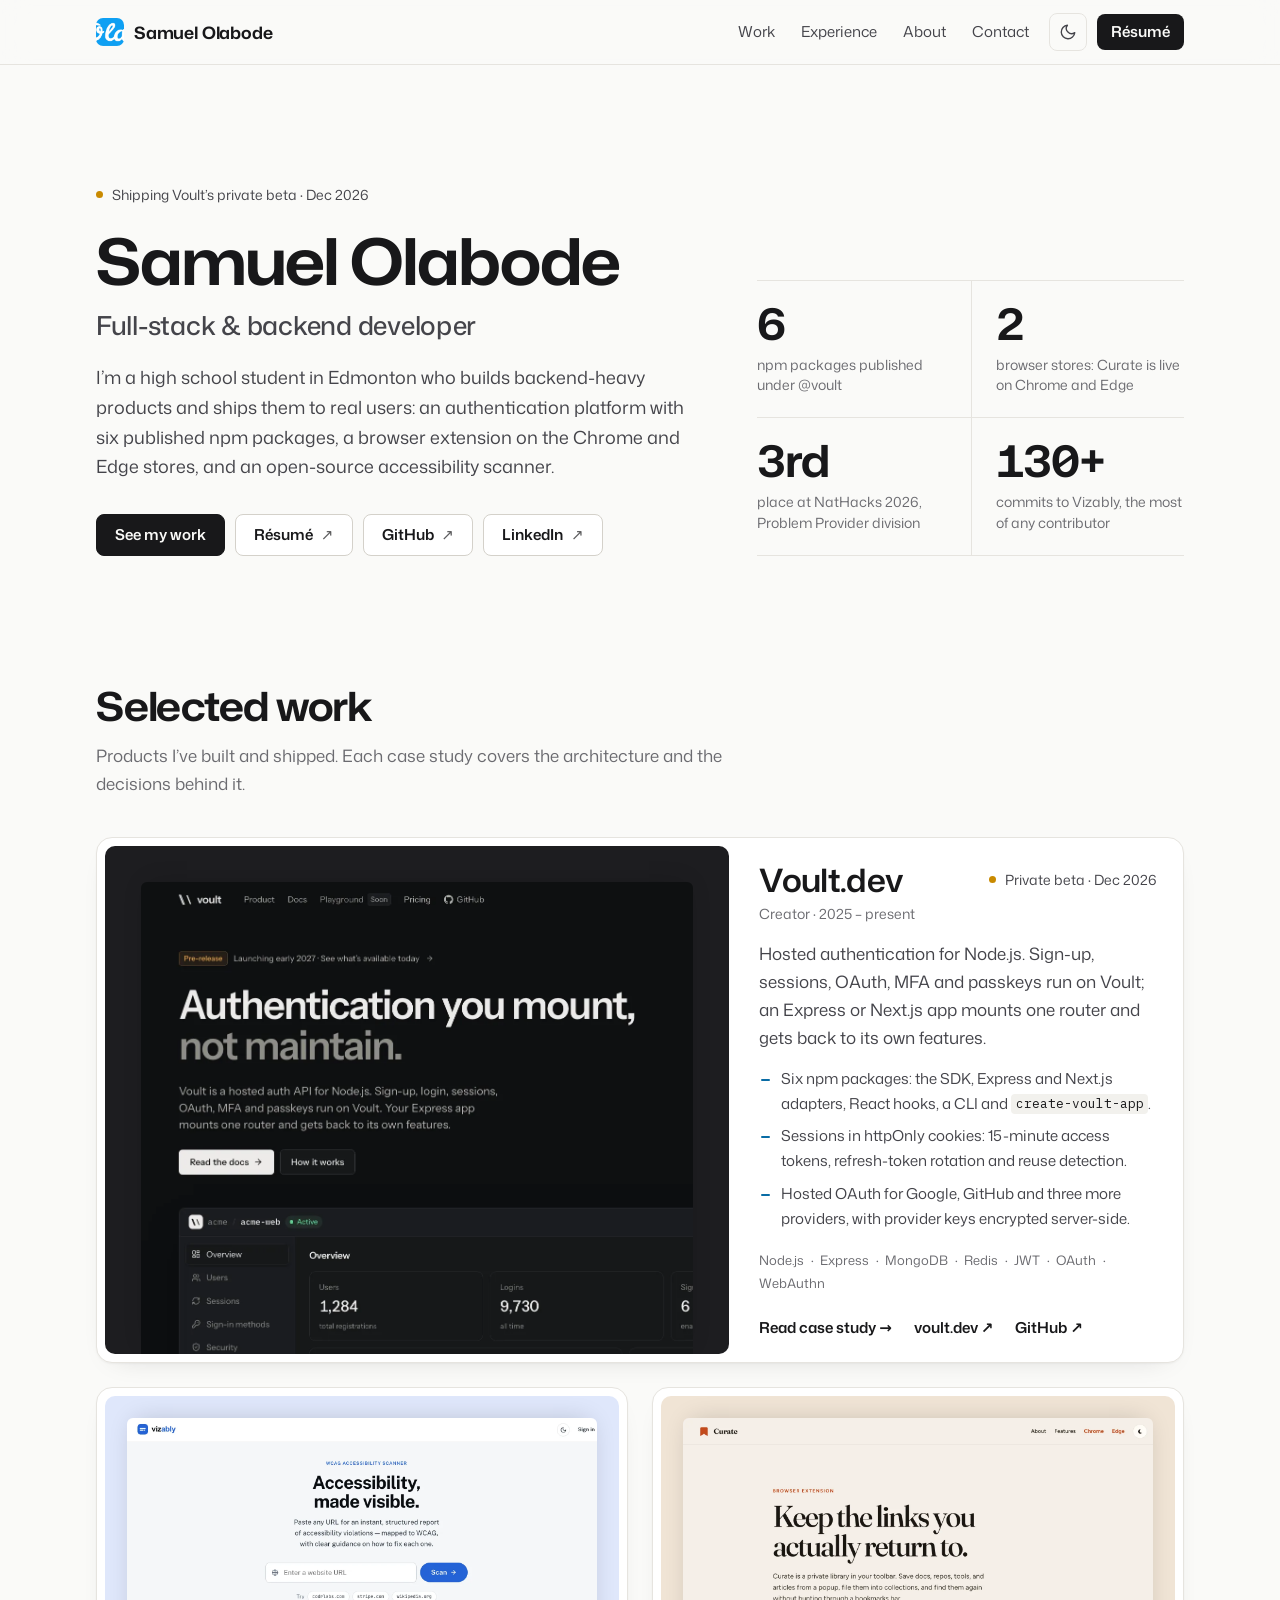
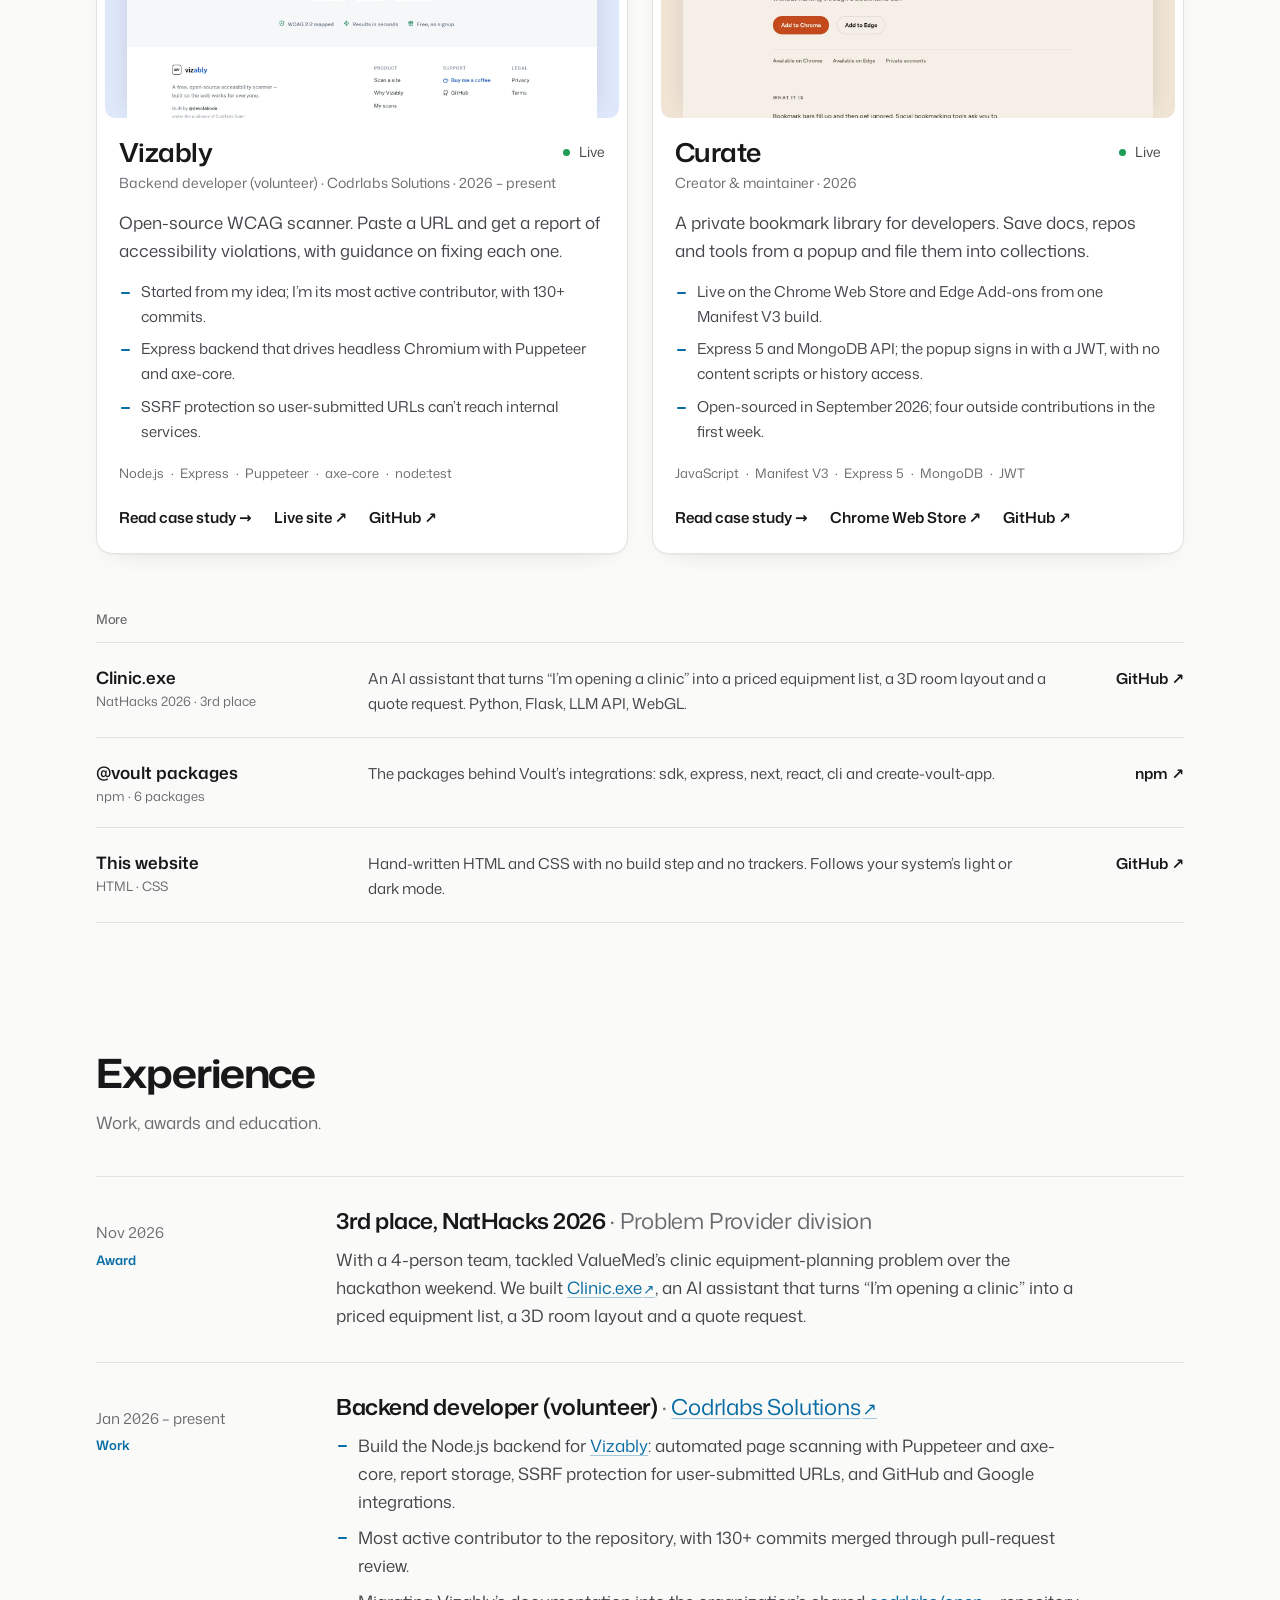
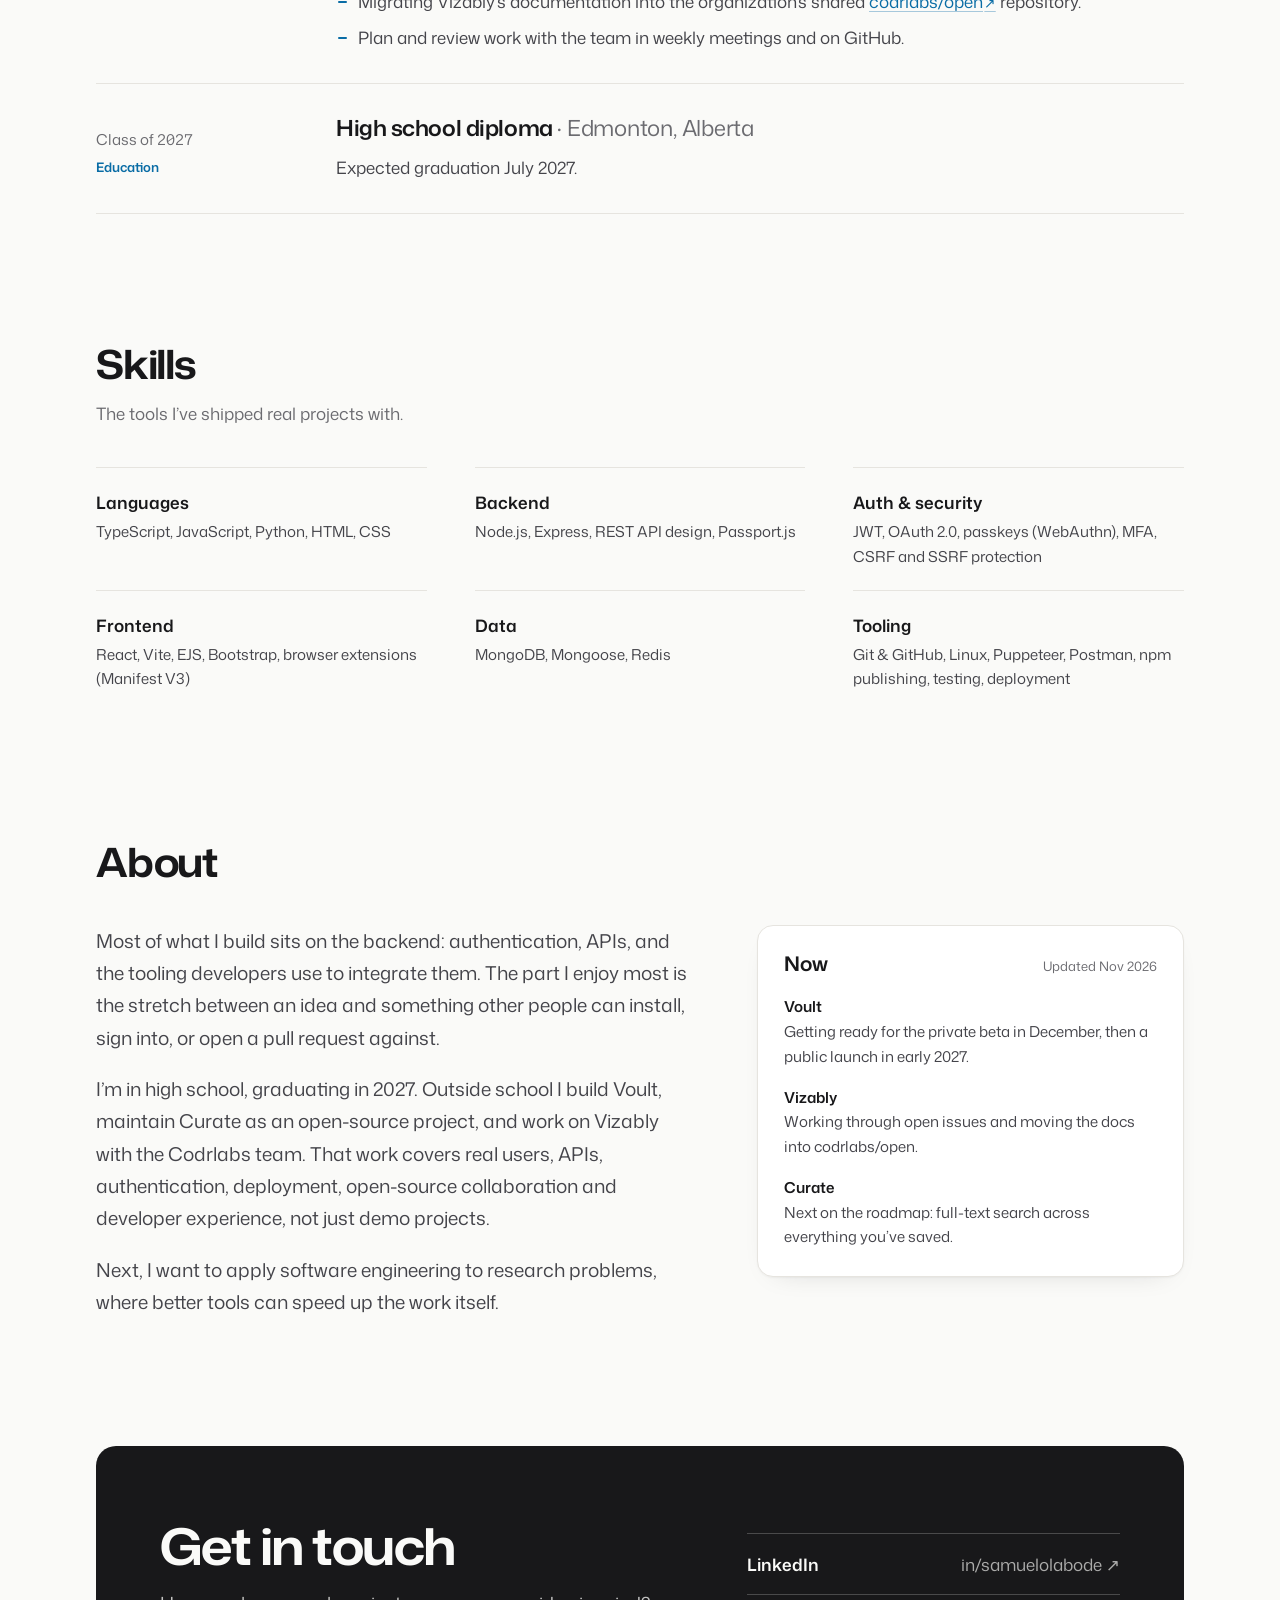
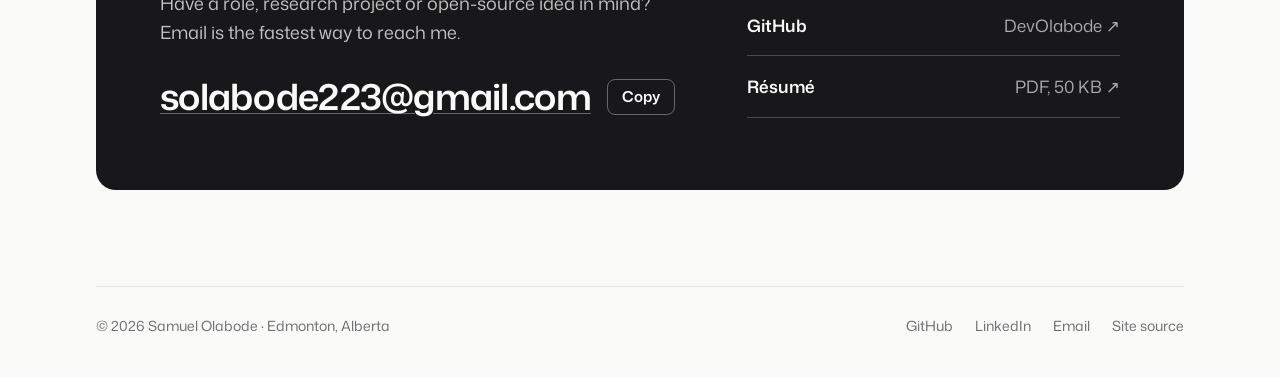
<file: index.html>
<!DOCTYPE html>
<html lang="en">
<head>
  <meta charset="utf-8">
  <meta name="viewport" content="width=device-width, initial-scale=1">
  <title>Samuel Olabode · Full-stack &amp; backend developer</title>
  <meta name="description" content="Samuel Olabode is a full-stack and backend developer in Edmonton building developer tools: an authentication platform with six npm packages, a Chrome and Edge extension, and an open-source accessibility scanner.">
  <meta name="author" content="Samuel Olabode">
  <meta name="theme-color" content="#fafaf8" media="(prefers-color-scheme: light)">
  <meta name="theme-color" content="#0f0f10" media="(prefers-color-scheme: dark)">
  <meta name="color-scheme" content="light dark">
  <link rel="canonical" href="https://devolabode.github.io/">
  <link rel="icon" href="/favicon.png" type="image/png">
  <link rel="apple-touch-icon" href="/apple-touch-icon.png">

  <meta property="og:type" content="profile">
  <meta property="og:title" content="Samuel Olabode · Full-stack &amp; backend developer">
  <meta property="og:description" content="Developer tools that real people use: an auth platform with six npm packages, a Chrome and Edge extension, and an open-source accessibility scanner.">
  <meta property="og:url" content="https://devolabode.github.io/">
  <meta property="og:site_name" content="Samuel Olabode">
  <meta property="og:image" content="https://devolabode.github.io/assets/og.png">
  <meta property="og:image:width" content="1200">
  <meta property="og:image:height" content="630">
  <meta property="og:image:alt" content="Samuel Olabode, full-stack and backend developer. Voult.dev, Vizably, Curate.">
  <meta property="profile:first_name" content="Samuel">
  <meta property="profile:last_name" content="Olabode">
  <meta name="twitter:card" content="summary_large_image">
  <meta name="twitter:title" content="Samuel Olabode · Full-stack &amp; backend developer">
  <meta name="twitter:description" content="Developer tools that real people use: an auth platform with six npm packages, a Chrome and Edge extension, and an open-source accessibility scanner.">
  <meta name="twitter:image" content="https://devolabode.github.io/assets/og.png">

  <link rel="me" href="https://github.com/DevOlabode">
  <link rel="me" href="https://www.linkedin.com/in/samuelolabode/">

  <link rel="preload" href="/assets/fonts/mona-sans.woff2" as="font" type="font/woff2" crossorigin>
  <!-- Apply a saved theme choice before first paint; everything else is in site.js -->
  <script>try{var t=localStorage.getItem('theme');if(t==='light'||t==='dark')document.documentElement.dataset.theme=t}catch(e){}</script>
  <script src="/assets/site.js" defer></script>
  <link rel="stylesheet" href="/assets/site.css">

  <script type="application/ld+json">
  {
    "@context": "https://schema.org",
    "@type": "Person",
    "name": "Samuel Olabode",
    "url": "https://devolabode.github.io/",
    "jobTitle": "Full-stack & backend developer",
    "address": { "@type": "PostalAddress", "addressLocality": "Edmonton", "addressRegion": "AB", "addressCountry": "CA" },
    "sameAs": ["https://github.com/DevOlabode", "https://www.linkedin.com/in/samuelolabode/"]
  }
  </script>
</head>
<body>

  <!-- Skip link, top bar (incl. theme toggle) and footer are repeated on every page (this file, 404.html, projects/*/index.html). Keep them in sync. -->
  <a class="skip" href="#main">Skip to content</a>
  <header class="topbar">
    <nav class="wrap nav" aria-label="Main">
      <a class="brand" href="/"><img src="/favicon.png" width="28" height="28" alt="">Samuel Olabode</a>
      <ul>
        <li class="opt"><a href="/#projects">Work</a></li>
        <li class="opt"><a href="/#experience">Experience</a></li>
        <li class="opt"><a href="/#about">About</a></li>
        <li class="opt"><a href="/#contact">Contact</a></li>
        <li>
          <button class="theme-toggle" type="button" aria-label="Dark mode" aria-pressed="false" hidden>
            <svg class="moon" viewBox="0 0 24 24" aria-hidden="true"><path d="M21 12.79A9 9 0 1 1 11.21 3 7 7 0 0 0 21 12.79z"/></svg>
            <svg class="sun" viewBox="0 0 24 24" aria-hidden="true"><circle cx="12" cy="12" r="4.5"/><path d="M12 1.5v2M12 20.5v2M4.6 4.6l1.4 1.4M18 18l1.4 1.4M1.5 12h2M20.5 12h2M4.6 19.4L6 18M18 6l1.4-1.4"/></svg>
          </button>
        </li>
        <li><a class="nav-cta" href="/assets/resume.pdf" target="_blank" rel="noopener">Résumé</a></li>
      </ul>
    </nav>
  </header>

  <main id="main">
    <section class="wrap hero" aria-labelledby="hero-h">
      <div>
        <p class="status beta">Shipping Voult’s private beta · Dec 2026</p>
        <h1 id="hero-h">Samuel Olabode</h1>
        <p class="role">Full-stack &amp; backend developer</p>
        <p class="lead">I’m a high school student in Edmonton who builds backend-heavy products and ships them to real users: an authentication platform with six published npm packages, a browser extension on the Chrome and Edge stores, and an open-source accessibility scanner.</p>
        <div class="actions">
          <a class="btn btn-primary" href="#projects">See my work</a>
          <a class="btn" href="/assets/resume.pdf" target="_blank" rel="noopener">Résumé <span class="arr" aria-hidden="true">↗</span><span class="sr-only">(PDF)</span></a>
          <a class="btn" href="https://github.com/DevOlabode" target="_blank" rel="me noopener">GitHub <span class="arr" aria-hidden="true">↗</span></a>
          <a class="btn" href="https://www.linkedin.com/in/samuelolabode/" target="_blank" rel="me noopener">LinkedIn <span class="arr" aria-hidden="true">↗</span></a>
        </div>
      </div>

      <ul class="metrics" aria-label="Highlights">
        <li><b>6</b><span>npm packages published under @voult</span></li>
        <li><b>2</b><span>browser stores: Curate is live on Chrome and Edge</span></li>
        <li><b>3rd</b><span>place at NatHacks 2026, Problem Provider division</span></li>
        <li><b>130+</b><span>commits to Vizably, the most of any contributor</span></li>
      </ul>
    </section>

    <section id="projects" class="wrap section" aria-labelledby="projects-h">
      <header class="sec-head">
        <h2 id="projects-h">Selected work</h2>
        <p>Products I’ve built and shipped. Each case study covers the architecture and the decisions behind it.</p>
      </header>

      <div class="work">
        <article class="project featured" aria-labelledby="voult-h">
          <a class="shot tint-voult" href="/projects/voult/" tabindex="-1" aria-hidden="true"><img src="/assets/voult.webp" alt="" width="1600" height="1000" decoding="async"></a>
          <div class="project-body">
            <div class="project-top">
              <h3 id="voult-h"><a href="/projects/voult/">Voult.dev</a></h3>
              <span class="status beta">Private beta · Dec 2026</span>
            </div>
            <p class="role">Creator · 2025 – present</p>
            <p class="desc">Hosted authentication for Node.js. Sign-up, sessions, OAuth, MFA and passkeys run on Voult; an Express or Next.js app mounts one router and gets back to its own features.</p>
            <ul class="points">
              <li>Six npm packages: the SDK, Express and Next.js adapters, React hooks, a CLI and <code>create-voult-app</code>.</li>
              <li>Sessions in httpOnly cookies: 15-minute access tokens, refresh-token rotation and reuse detection.</li>
              <li>Hosted OAuth for Google, GitHub and three more providers, with provider keys encrypted server-side.</li>
            </ul>
            <ul class="stack" aria-label="Tech stack"><li>Node.js</li><li>Express</li><li>MongoDB</li><li>Redis</li><li>JWT</li><li>OAuth</li><li>WebAuthn</li></ul>
            <div class="links">
              <a href="/projects/voult/">Read case study<span class="sr-only"> for Voult.dev</span> <span aria-hidden="true">→</span></a>
              <a href="https://voult.dev" target="_blank" rel="noopener">voult.dev <span aria-hidden="true">↗</span></a>
              <a href="https://github.com/voult-dev/voult" target="_blank" rel="noopener">GitHub<span class="sr-only"> repository for Voult.dev</span> <span aria-hidden="true">↗</span></a>
            </div>
          </div>
        </article>

        <article class="project" aria-labelledby="vizably-h">
          <a class="shot tint-vizably" href="/projects/vizably/" tabindex="-1" aria-hidden="true"><img src="/assets/vizably.webp" alt="" width="1600" height="1000" loading="lazy" decoding="async"></a>
          <div class="project-body">
            <div class="project-top">
              <h3 id="vizably-h"><a href="/projects/vizably/">Vizably</a></h3>
              <span class="status">Live</span>
            </div>
            <p class="role">Backend developer (volunteer) · Codrlabs Solutions · 2026 – present</p>
            <p class="desc">Open-source WCAG scanner. Paste a URL and get a report of accessibility violations, with guidance on fixing each one.</p>
            <ul class="points">
              <li>Started from my idea; I’m its most active contributor, with 130+ commits.</li>
              <li>Express backend that drives headless Chromium with Puppeteer and axe-core.</li>
              <li>SSRF protection so user-submitted URLs can’t reach internal services.</li>
            </ul>
            <ul class="stack" aria-label="Tech stack"><li>Node.js</li><li>Express</li><li>Puppeteer</li><li>axe-core</li><li>node:test</li></ul>
            <div class="links">
              <a href="/projects/vizably/">Read case study<span class="sr-only"> for Vizably</span> <span aria-hidden="true">→</span></a>
              <a href="https://vizably.vercel.app" target="_blank" rel="noopener">Live site<span class="sr-only"> for Vizably</span> <span aria-hidden="true">↗</span></a>
              <a href="https://github.com/codrlabs/vizably" target="_blank" rel="noopener">GitHub<span class="sr-only"> repository for Vizably</span> <span aria-hidden="true">↗</span></a>
            </div>
          </div>
        </article>

        <article class="project" aria-labelledby="curate-h">
          <a class="shot tint-curate" href="/projects/curate/" tabindex="-1" aria-hidden="true"><img src="/assets/curate.webp" alt="" width="1600" height="1000" loading="lazy" decoding="async"></a>
          <div class="project-body">
            <div class="project-top">
              <h3 id="curate-h"><a href="/projects/curate/">Curate</a></h3>
              <span class="status">Live</span>
            </div>
            <p class="role">Creator &amp; maintainer · 2026</p>
            <p class="desc">A private bookmark library for developers. Save docs, repos and tools from a popup and file them into collections.</p>
            <ul class="points">
              <li>Live on the Chrome Web Store and Edge Add-ons from one Manifest V3 build.</li>
              <li>Express 5 and MongoDB API; the popup signs in with a JWT, with no content scripts or history access.</li>
              <li>Open-sourced in September 2026; four outside contributions in the first week.</li>
            </ul>
            <ul class="stack" aria-label="Tech stack"><li>JavaScript</li><li>Manifest V3</li><li>Express 5</li><li>MongoDB</li><li>JWT</li></ul>
            <div class="links">
              <a href="/projects/curate/">Read case study<span class="sr-only"> for Curate</span> <span aria-hidden="true">→</span></a>
              <a href="https://chromewebstore.google.com/detail/curate/nlkfmdiphacjgicdcagonbfnpcdjfapo" target="_blank" rel="noopener">Chrome Web Store <span aria-hidden="true">↗</span></a>
              <a href="https://github.com/DevOlabode/curate" target="_blank" rel="noopener">GitHub<span class="sr-only"> repository for Curate</span> <span aria-hidden="true">↗</span></a>
            </div>
          </div>
        </article>
      </div>

      <div class="more">
        <h3 class="eyebrow">More</h3>
        <ul class="more-list">
          <li>
            <span><span class="name">Clinic.exe</span><span class="meta">NatHacks 2026 · 3rd place</span></span>
            <p>An AI assistant that turns “I’m opening a clinic” into a priced equipment list, a 3D room layout and a quote request. Python, Flask, LLM API, WebGL.</p>
            <a href="https://github.com/achubakha/clinic.exe" target="_blank" rel="noopener">GitHub<span class="sr-only"> repository for Clinic.exe</span> <span aria-hidden="true">↗</span></a>
          </li>
          <li>
            <span><span class="name">@voult packages</span><span class="meta">npm · 6 packages</span></span>
            <p>The packages behind Voult’s integrations: sdk, express, next, react, cli and create-voult-app.</p>
            <a href="https://www.npmjs.com/org/voult" target="_blank" rel="noopener">npm<span class="sr-only">: @voult packages</span> <span aria-hidden="true">↗</span></a>
          </li>
          <li>
            <span><span class="name">This website</span><span class="meta">HTML · CSS</span></span>
            <p>Hand-written HTML and CSS with no build step and no trackers. Follows your system’s light or dark mode.</p>
            <a href="https://github.com/DevOlabode/devolabode.github.io" target="_blank" rel="noopener">GitHub<span class="sr-only"> repository for this site</span> <span aria-hidden="true">↗</span></a>
          </li>
        </ul>
      </div>
    </section>

    <section id="experience" class="wrap section" aria-labelledby="experience-h">
      <header class="sec-head">
        <h2 id="experience-h">Experience</h2>
        <p>Work, awards and education.</p>
      </header>
      <ol class="xp">
        <!-- ADD NEW ENTRIES HERE: copy one <li>, paste it at the top, edit it -->
        <li>
          <p class="when"><time datetime="2026-11">Nov 2026</time><br><span class="kind">Award</span></p>
          <div>
            <h3>3rd place, NatHacks 2026 <span class="org">· Problem Provider division</span></h3>
            <p>With a 4-person team, tackled ValueMed’s clinic equipment-planning problem over the hackathon weekend. We built <a href="https://github.com/achubakha/clinic.exe" target="_blank" rel="noopener">Clinic.exe</a>, an AI assistant that turns “I’m opening a clinic” into a priced equipment list, a 3D room layout and a quote request.</p>
          </div>
        </li>
        <li>
          <p class="when"><time datetime="2026-01">Jan 2026</time> – present<br><span class="kind">Work</span></p>
          <div>
            <h3>Backend developer (volunteer) <span class="org">· <a href="https://github.com/codrlabs" target="_blank" rel="noopener">Codrlabs Solutions</a></span></h3>
            <ul class="points">
              <li>Build the Node.js backend for <a href="/projects/vizably/">Vizably</a>: automated page scanning with Puppeteer and axe-core, report storage, SSRF protection for user-submitted URLs, and GitHub and Google integrations.</li>
              <li>Most active contributor to the repository, with 130+ commits merged through pull-request review.</li>
              <li>Migrating Vizably’s documentation into the organization’s shared <a href="https://github.com/codrlabs/open" target="_blank" rel="noopener">codrlabs/open</a> repository.</li>
              <li>Plan and review work with the team in weekly meetings and on GitHub.</li>
            </ul>
          </div>
        </li>
        <li>
          <p class="when">Class of 2027<br><span class="kind">Education</span></p>
          <div>
            <h3>High school diploma <span class="org">· Edmonton, Alberta</span></h3>
            <p>Expected graduation July 2027.</p>
          </div>
        </li>
      </ol>
    </section>

    <section id="skills" class="wrap section" aria-labelledby="skills-h">
      <header class="sec-head">
        <h2 id="skills-h">Skills</h2>
        <p>The tools I’ve shipped real projects with.</p>
      </header>
      <dl class="skills">
        <div><dt>Languages</dt><dd>TypeScript, JavaScript, Python, HTML, CSS</dd></div>
        <div><dt>Backend</dt><dd>Node.js, Express, REST API design, Passport.js</dd></div>
        <div><dt>Auth &amp; security</dt><dd>JWT, OAuth 2.0, passkeys (WebAuthn), MFA, CSRF and SSRF protection</dd></div>
        <div><dt>Frontend</dt><dd>React, Vite, EJS, Bootstrap, browser extensions (Manifest V3)</dd></div>
        <div><dt>Data</dt><dd>MongoDB, Mongoose, Redis</dd></div>
        <div><dt>Tooling</dt><dd>Git &amp; GitHub, Linux, Puppeteer, Postman, npm publishing, testing, deployment</dd></div>
      </dl>
    </section>

    <section id="about" class="wrap section" aria-labelledby="about-h">
      <header class="sec-head">
        <h2 id="about-h">About</h2>
      </header>
      <div class="two">
        <div class="prose lg">
          <p>Most of what I build sits on the backend: authentication, APIs, and the tooling developers use to integrate them. The part I enjoy most is the stretch between an idea and something other people can install, sign into, or open a pull request against.</p>
          <p>I’m in high school, graduating in 2027. Outside school I build Voult, maintain Curate as an open-source project, and work on Vizably with the Codrlabs team. That work covers real users, APIs, authentication, deployment, open-source collaboration and developer experience, not just demo projects.</p>
          <p>Next, I want to apply software engineering to research problems, where better tools can speed up the work itself.</p>
        </div>
        <aside class="card" aria-labelledby="now-h">
          <div class="card-head"><h3 id="now-h">Now</h3><span>Updated Nov 2026</span></div>
          <ul class="now">
            <li><b>Voult</b>Getting ready for the private beta in December, then a public launch in early 2027.</li>
            <li><b>Vizably</b>Working through open issues and moving the docs into codrlabs/open.</li>
            <li><b>Curate</b>Next on the roadmap: full-text search across everything you’ve saved.</li>
          </ul>
        </aside>
      </div>
    </section>

    <section id="contact" class="wrap section" aria-labelledby="contact-h">
      <div class="cta">
        <div>
          <h2 id="contact-h">Get in touch</h2>
          <p>Have a role, research project or open-source idea in mind? Email is the fastest way to reach me.</p>
          <div class="email-row">
            <a class="email" href="mailto:solabode223@gmail.com">solabode223@gmail.com</a>
            <button class="btn" type="button" data-copy="solabode223@gmail.com" hidden>Copy</button>
            <span class="sr-only" role="status" id="copy-status"></span>
          </div>
        </div>
        <ul class="cta-links">
          <li><a href="https://www.linkedin.com/in/samuelolabode/" target="_blank" rel="me noopener">LinkedIn <span>in/samuelolabode ↗</span></a></li>
          <li><a href="https://github.com/DevOlabode" target="_blank" rel="me noopener">GitHub <span>DevOlabode ↗</span></a></li>
          <li><a href="/assets/resume.pdf" target="_blank" rel="noopener">Résumé <span>PDF, 50 KB ↗</span></a></li>
        </ul>
      </div>
    </section>
  </main>

  <footer class="wrap footer">
    <span>© 2026 Samuel Olabode · Edmonton, Alberta</span>
    <ul>
      <li><a href="https://github.com/DevOlabode" target="_blank" rel="noopener">GitHub</a></li>
      <li><a href="https://www.linkedin.com/in/samuelolabode/" target="_blank" rel="noopener">LinkedIn</a></li>
      <li><a href="mailto:solabode223@gmail.com">Email</a></li>
      <li><a href="https://github.com/DevOlabode/devolabode.github.io" target="_blank" rel="noopener">Site source</a></li>
    </ul>
  </footer>

</body>
</html>
</file>
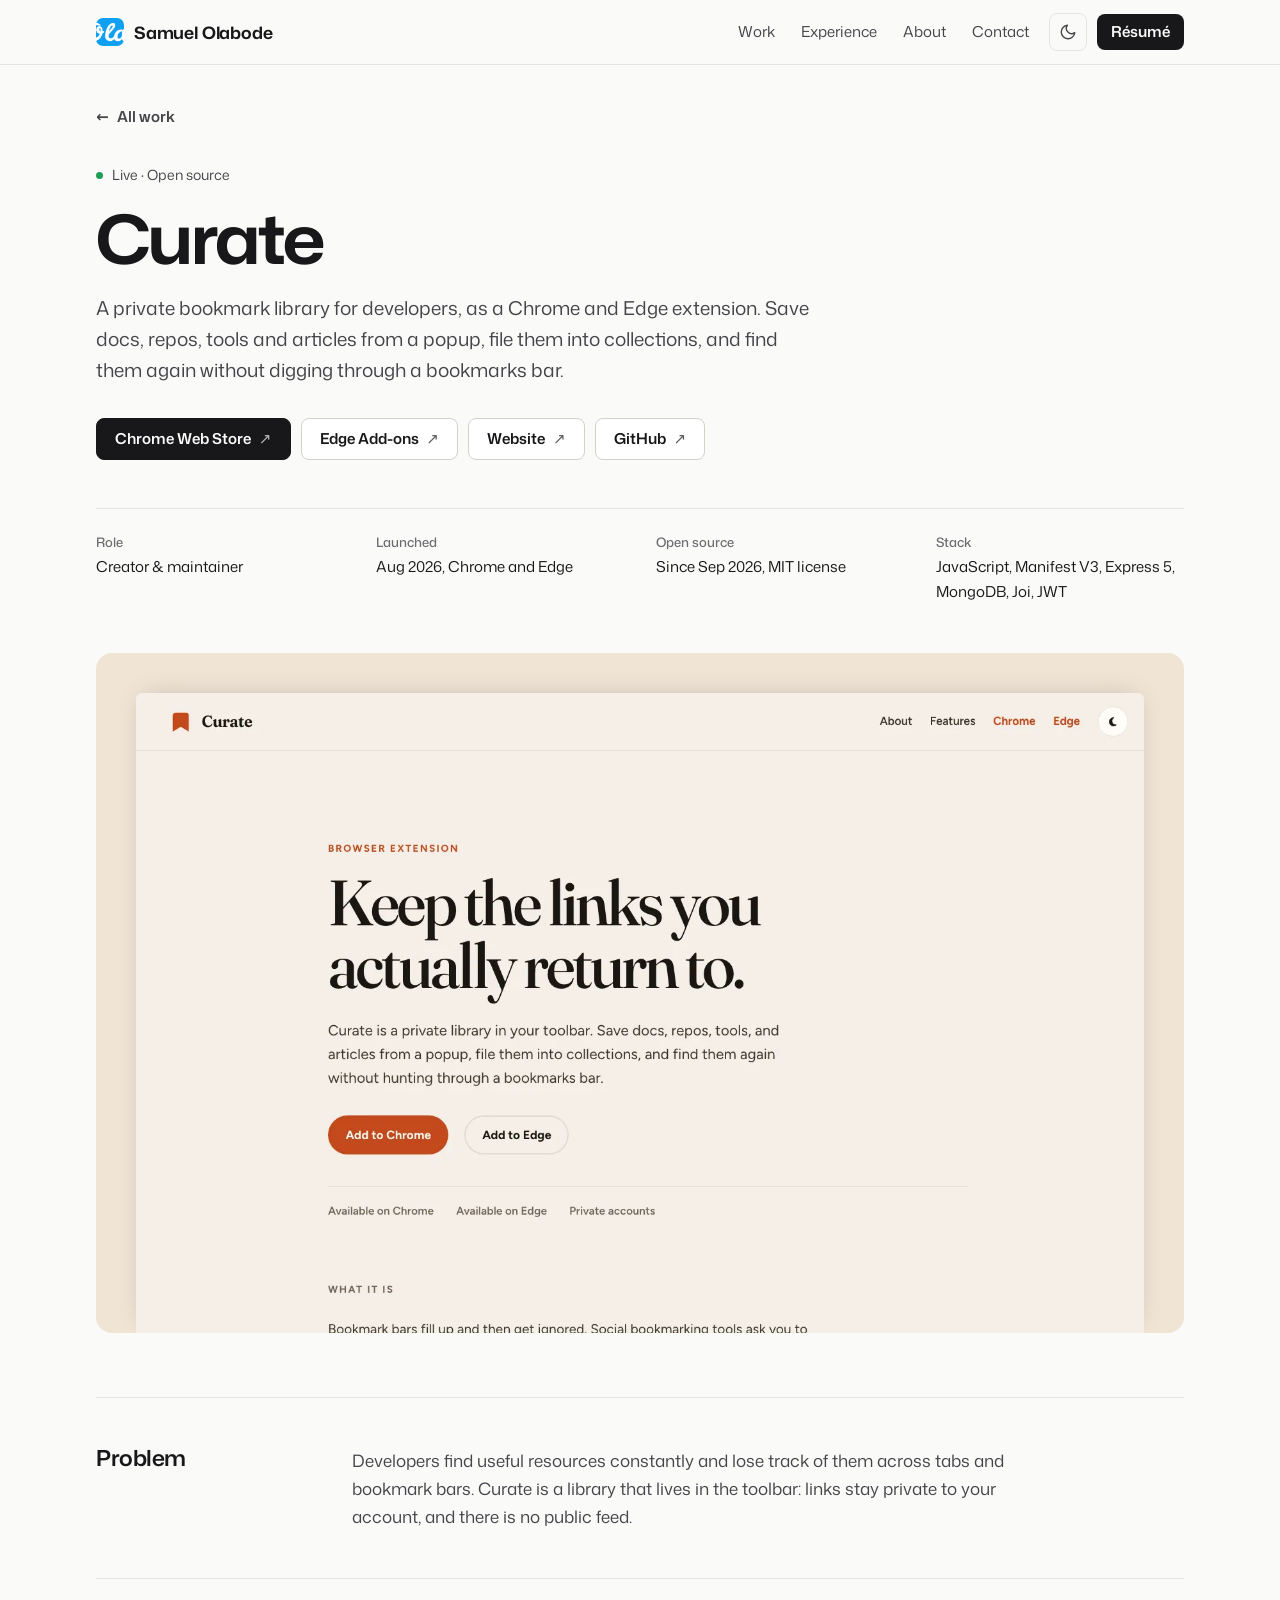
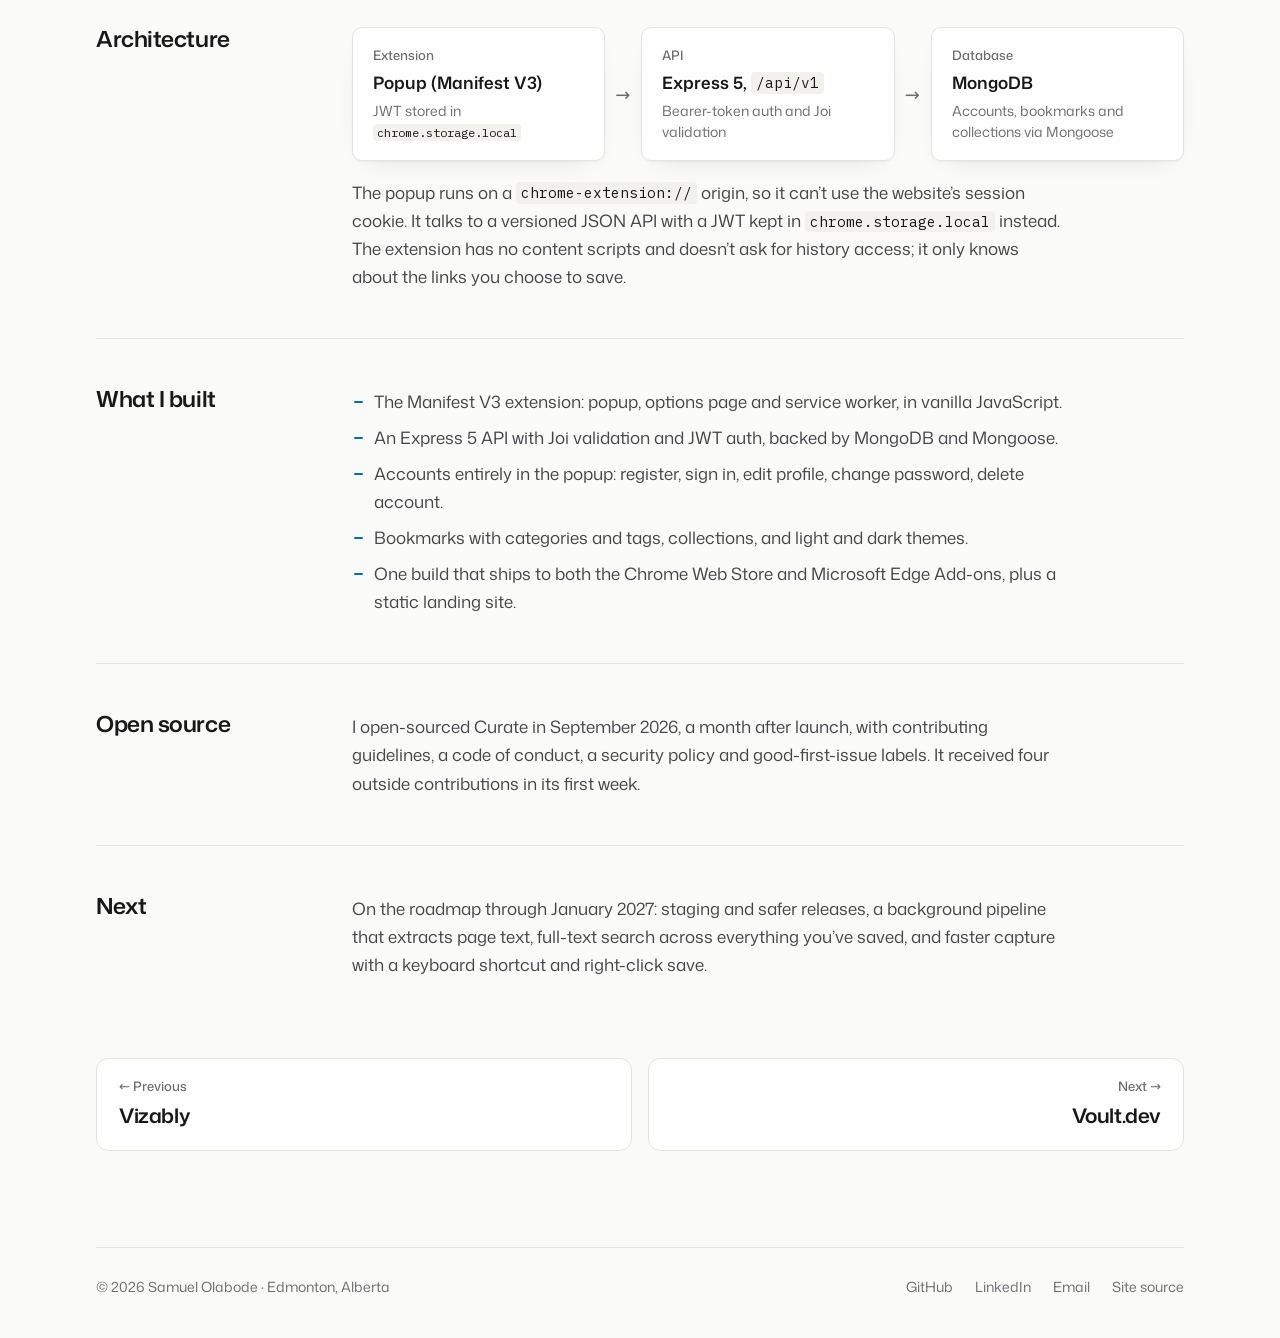
<file: projects/curate/index.html>
<!DOCTYPE html>
<html lang="en">
<head>
  <meta charset="utf-8">
  <meta name="viewport" content="width=device-width, initial-scale=1">
  <title>Curate case study · Samuel Olabode</title>
  <meta name="description" content="Curate: a private bookmark library for developers, live on the Chrome Web Store and Edge Add-ons and open source since September 2026. Case study by Samuel Olabode.">
  <meta name="author" content="Samuel Olabode">
  <meta name="theme-color" content="#fafaf8" media="(prefers-color-scheme: light)">
  <meta name="theme-color" content="#0f0f10" media="(prefers-color-scheme: dark)">
  <meta name="color-scheme" content="light dark">
  <link rel="canonical" href="https://devolabode.github.io/projects/curate/">
  <link rel="icon" href="/favicon.png" type="image/png">
  <link rel="apple-touch-icon" href="/apple-touch-icon.png">

  <meta property="og:type" content="article">
  <meta property="og:title" content="Curate case study · Samuel Olabode">
  <meta property="og:description" content="A private bookmark library for developers: a Manifest V3 extension on Chrome and Edge, backed by an Express and MongoDB API.">
  <meta property="og:url" content="https://devolabode.github.io/projects/curate/">
  <meta property="og:site_name" content="Samuel Olabode">
  <meta property="og:image" content="https://devolabode.github.io/assets/og-curate.png">
  <meta property="og:image:width" content="1200">
  <meta property="og:image:height" content="630">
  <meta property="og:image:alt" content="Curate case study by Samuel Olabode">
  <meta name="twitter:card" content="summary_large_image">
  <meta name="twitter:image" content="https://devolabode.github.io/assets/og-curate.png">

  <link rel="preload" href="/assets/fonts/mona-sans.woff2" as="font" type="font/woff2" crossorigin>
  <!-- Apply a saved theme choice before first paint; everything else is in site.js -->
  <script>try{var t=localStorage.getItem('theme');if(t==='light'||t==='dark')document.documentElement.dataset.theme=t}catch(e){}</script>
  <script src="/assets/site.js" defer></script>
  <link rel="stylesheet" href="/assets/site.css">
</head>
<body>

  <!-- Skip link, top bar (incl. theme toggle) and footer are repeated on every page (index.html, 404.html, projects/*/index.html). Keep them in sync. -->
  <a class="skip" href="#main">Skip to content</a>
  <header class="topbar">
    <nav class="wrap nav" aria-label="Main">
      <a class="brand" href="/"><img src="/favicon.png" width="28" height="28" alt="">Samuel Olabode</a>
      <ul>
        <li class="opt"><a href="/#projects">Work</a></li>
        <li class="opt"><a href="/#experience">Experience</a></li>
        <li class="opt"><a href="/#about">About</a></li>
        <li class="opt"><a href="/#contact">Contact</a></li>
        <li>
          <button class="theme-toggle" type="button" aria-label="Dark mode" aria-pressed="false" hidden>
            <svg class="moon" viewBox="0 0 24 24" aria-hidden="true"><path d="M21 12.79A9 9 0 1 1 11.21 3 7 7 0 0 0 21 12.79z"/></svg>
            <svg class="sun" viewBox="0 0 24 24" aria-hidden="true"><circle cx="12" cy="12" r="4.5"/><path d="M12 1.5v2M12 20.5v2M4.6 4.6l1.4 1.4M18 18l1.4 1.4M1.5 12h2M20.5 12h2M4.6 19.4L6 18M18 6l1.4-1.4"/></svg>
          </button>
        </li>
        <li><a class="nav-cta" href="/assets/resume.pdf" target="_blank" rel="noopener">Résumé</a></li>
      </ul>
    </nav>
  </header>

  <main id="main" class="wrap">
    <a class="back" href="/#projects"><span aria-hidden="true">←</span> All work</a>

    <header class="cs-head">
      <p class="status">Live · Open source</p>
      <h1>Curate</h1>
      <p class="lead">A private bookmark library for developers, as a Chrome and Edge extension. Save docs, repos, tools and articles from a popup, file them into collections, and find them again without digging through a bookmarks bar.</p>
      <div class="actions">
        <a class="btn btn-primary" href="https://chromewebstore.google.com/detail/curate/nlkfmdiphacjgicdcagonbfnpcdjfapo" target="_blank" rel="noopener">Chrome Web Store <span class="arr" aria-hidden="true">↗</span></a>
        <a class="btn" href="https://microsoftedge.microsoft.com/addons/detail/curate/ailonhflbailiggfiimmkkmbeoggbjpk" target="_blank" rel="noopener">Edge Add-ons <span class="arr" aria-hidden="true">↗</span></a>
        <a class="btn" href="https://curate-eight-omega.vercel.app" target="_blank" rel="noopener">Website <span class="arr" aria-hidden="true">↗</span></a>
        <a class="btn" href="https://github.com/DevOlabode/curate" target="_blank" rel="noopener">GitHub <span class="arr" aria-hidden="true">↗</span></a>
      </div>
    </header>

    <dl class="facts">
      <div><dt class="eyebrow">Role</dt><dd>Creator &amp; maintainer</dd></div>
      <div><dt class="eyebrow">Launched</dt><dd>Aug 2026, Chrome and Edge</dd></div>
      <div><dt class="eyebrow">Open source</dt><dd>Since Sep 2026, MIT license</dd></div>
      <div><dt class="eyebrow">Stack</dt><dd>JavaScript, Manifest V3, Express 5, MongoDB, Joi, JWT</dd></div>
    </dl>

    <figure class="shot cs-shot tint-curate">
      <img src="/assets/curate.webp" alt="Curate landing page reading 'Keep the links you actually return to.' with Add to Chrome and Add to Edge buttons" width="1600" height="1000" fetchpriority="high">
    </figure>

    <div class="cs-body">
      <section class="row" aria-labelledby="problem-h">
        <h2 id="problem-h">Problem</h2>
        <div class="prose">
          <p>Developers find useful resources constantly and lose track of them across tabs and bookmark bars. Curate is a library that lives in the toolbar: links stay private to your account, and there is no public feed.</p>
        </div>
      </section>

      <section class="row" aria-labelledby="arch-h">
        <h2 id="arch-h">Architecture</h2>
        <div class="prose">
          <ol class="flow h" aria-label="How the extension talks to the backend">
            <li><span class="eyebrow">Extension</span><b>Popup (Manifest V3)</b><span class="d">JWT stored in <code>chrome.storage.local</code></span></li>
            <li><span class="eyebrow">API</span><b>Express 5, <code>/api/v1</code></b><span class="d">Bearer-token auth and Joi validation</span></li>
            <li><span class="eyebrow">Database</span><b>MongoDB</b><span class="d">Accounts, bookmarks and collections via Mongoose</span></li>
          </ol>
          <p>The popup runs on a <code>chrome-extension://</code> origin, so it can’t use the website’s session cookie. It talks to a versioned JSON API with a JWT kept in <code>chrome.storage.local</code> instead. The extension has no content scripts and doesn’t ask for history access; it only knows about the links you choose to save.</p>
        </div>
      </section>

      <section class="row" aria-labelledby="built-h">
        <h2 id="built-h">What I built</h2>
        <div class="prose">
          <ul class="points">
            <li>The Manifest V3 extension: popup, options page and service worker, in vanilla JavaScript.</li>
            <li>An Express 5 API with Joi validation and JWT auth, backed by MongoDB and Mongoose.</li>
            <li>Accounts entirely in the popup: register, sign in, edit profile, change password, delete account.</li>
            <li>Bookmarks with categories and tags, collections, and light and dark themes.</li>
            <li>One build that ships to both the Chrome Web Store and Microsoft Edge Add-ons, plus a static landing site.</li>
          </ul>
        </div>
      </section>

      <section class="row" aria-labelledby="oss-h">
        <h2 id="oss-h">Open source</h2>
        <div class="prose">
          <p>I open-sourced Curate in September 2026, a month after launch, with contributing guidelines, a code of conduct, a security policy and good-first-issue labels. It received four outside contributions in its first week.</p>
        </div>
      </section>

      <section class="row" aria-labelledby="next-h">
        <h2 id="next-h">Next</h2>
        <div class="prose">
          <p>On the roadmap through January 2027: staging and safer releases, a background pipeline that extracts page text, full-text search across everything you’ve saved, and faster capture with a keyboard shortcut and right-click save.</p>
        </div>
      </section>
    </div>

    <nav class="pager" aria-label="More projects">
      <a href="/projects/vizably/"><span class="eyebrow">← Previous</span>Vizably</a>
      <a class="next" href="/projects/voult/"><span class="eyebrow">Next →</span>Voult.dev</a>
    </nav>
  </main>

  <footer class="wrap footer">
    <span>© 2026 Samuel Olabode · Edmonton, Alberta</span>
    <ul>
      <li><a href="https://github.com/DevOlabode" target="_blank" rel="noopener">GitHub</a></li>
      <li><a href="https://www.linkedin.com/in/samuelolabode/" target="_blank" rel="noopener">LinkedIn</a></li>
      <li><a href="mailto:solabode223@gmail.com">Email</a></li>
      <li><a href="https://github.com/DevOlabode/devolabode.github.io" target="_blank" rel="noopener">Site source</a></li>
    </ul>
  </footer>

</body>
</html>
</file>
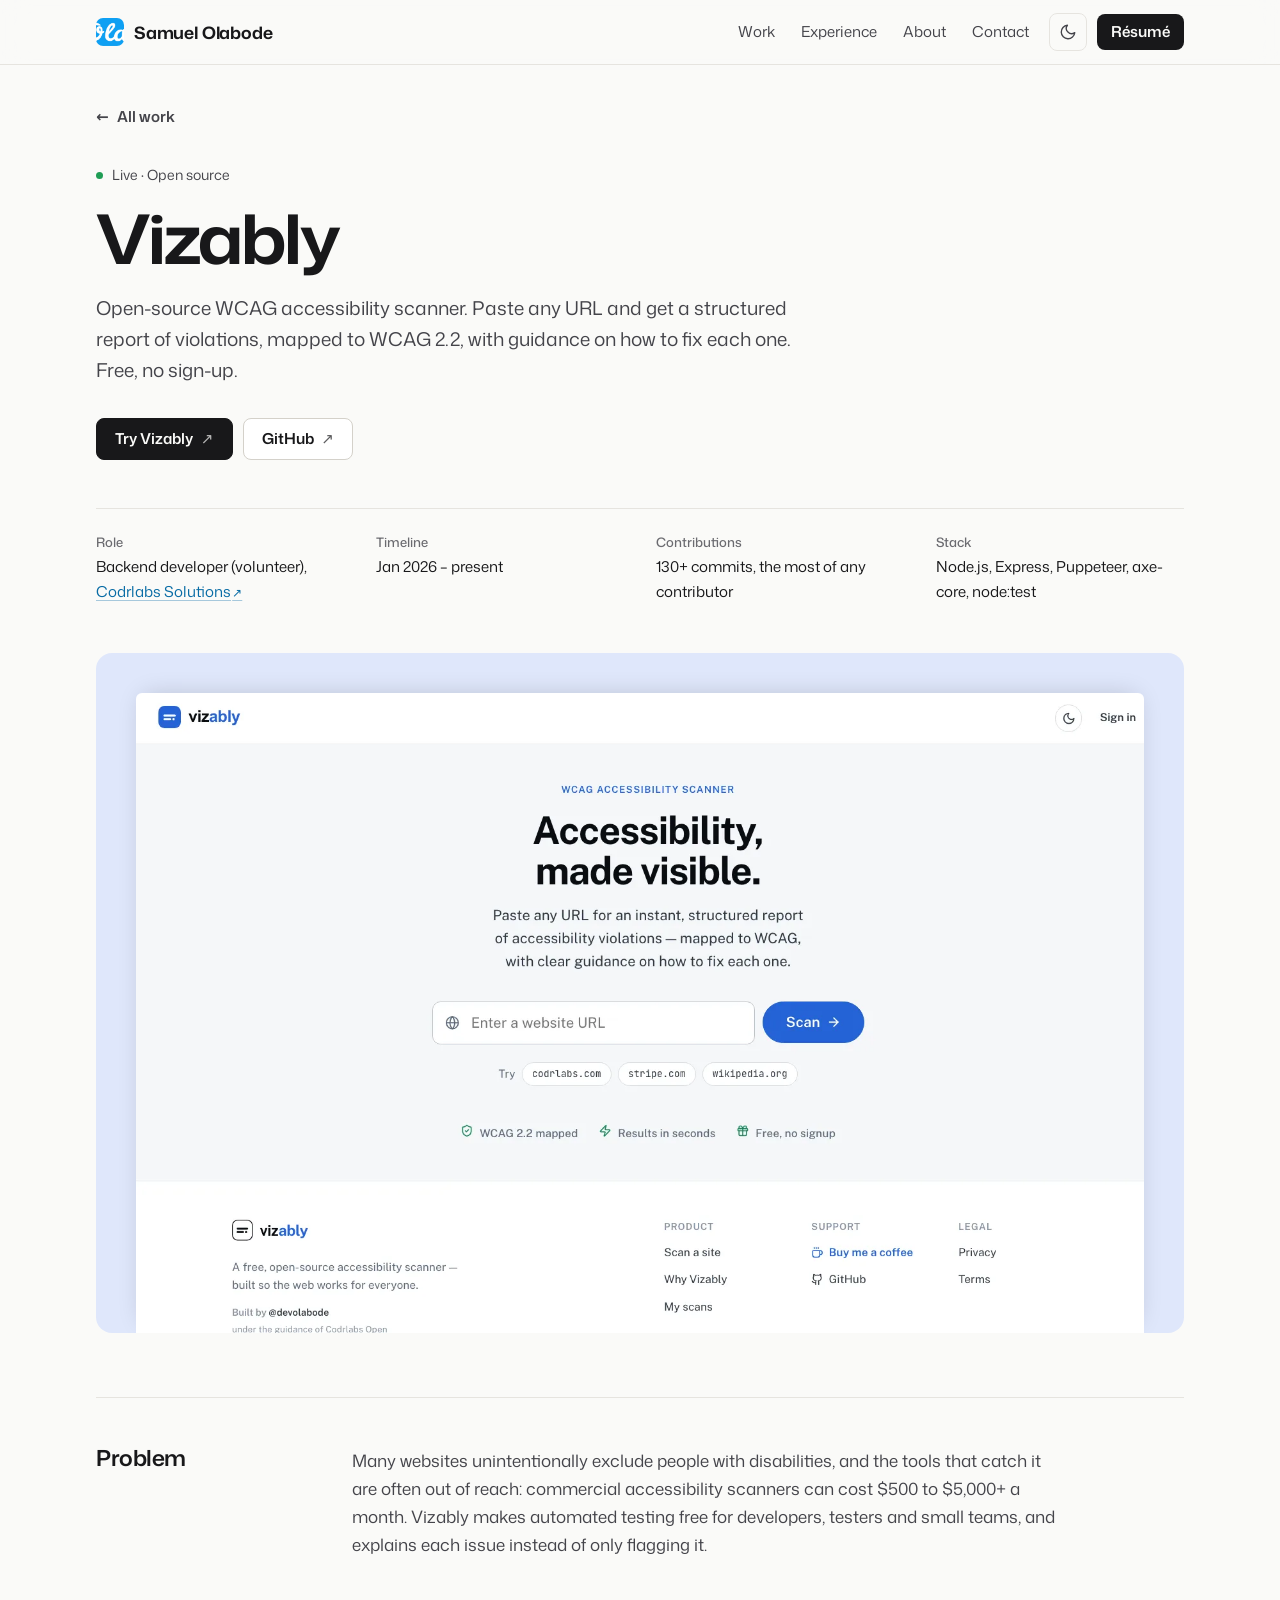
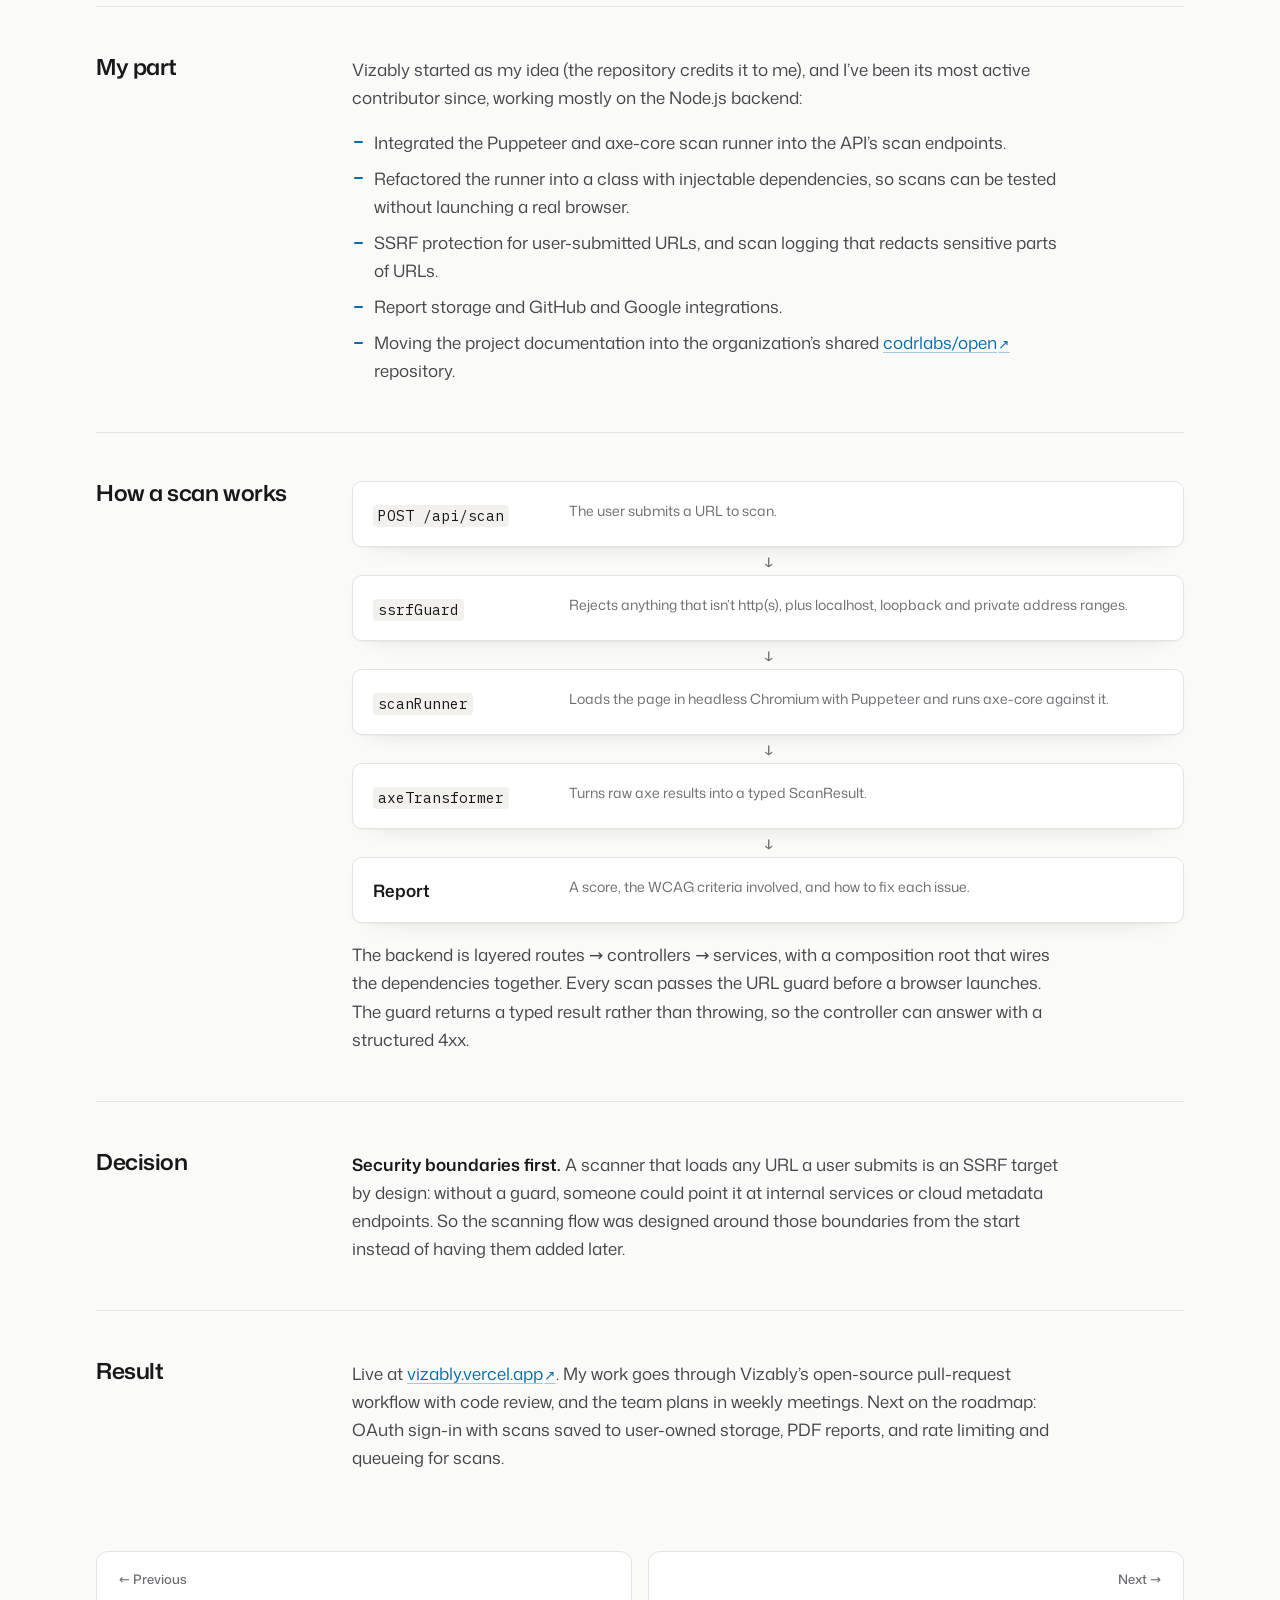
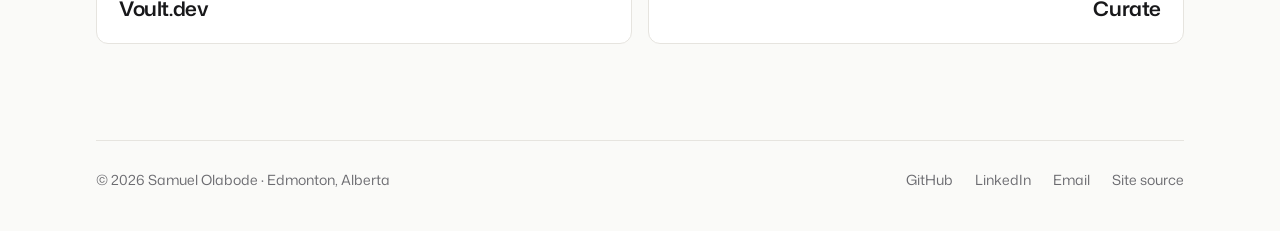
<file: projects/vizably/index.html>
<!DOCTYPE html>
<html lang="en">
<head>
  <meta charset="utf-8">
  <meta name="viewport" content="width=device-width, initial-scale=1">
  <title>Vizably case study · Samuel Olabode</title>
  <meta name="description" content="Vizably: an open-source WCAG accessibility scanner by Codrlabs Solutions. Samuel Olabode's backend, scanning and SSRF-protection work.">
  <meta name="author" content="Samuel Olabode">
  <meta name="theme-color" content="#fafaf8" media="(prefers-color-scheme: light)">
  <meta name="theme-color" content="#0f0f10" media="(prefers-color-scheme: dark)">
  <meta name="color-scheme" content="light dark">
  <link rel="canonical" href="https://devolabode.github.io/projects/vizably/">
  <link rel="icon" href="/favicon.png" type="image/png">
  <link rel="apple-touch-icon" href="/apple-touch-icon.png">

  <meta property="og:type" content="article">
  <meta property="og:title" content="Vizably case study · Samuel Olabode">
  <meta property="og:description" content="An open-source WCAG scanner: Puppeteer and axe-core scanning behind an SSRF-guarded Express API.">
  <meta property="og:url" content="https://devolabode.github.io/projects/vizably/">
  <meta property="og:site_name" content="Samuel Olabode">
  <meta property="og:image" content="https://devolabode.github.io/assets/og-vizably.png">
  <meta property="og:image:width" content="1200">
  <meta property="og:image:height" content="630">
  <meta property="og:image:alt" content="Vizably case study by Samuel Olabode">
  <meta name="twitter:card" content="summary_large_image">
  <meta name="twitter:image" content="https://devolabode.github.io/assets/og-vizably.png">

  <link rel="preload" href="/assets/fonts/mona-sans.woff2" as="font" type="font/woff2" crossorigin>
  <!-- Apply a saved theme choice before first paint; everything else is in site.js -->
  <script>try{var t=localStorage.getItem('theme');if(t==='light'||t==='dark')document.documentElement.dataset.theme=t}catch(e){}</script>
  <script src="/assets/site.js" defer></script>
  <link rel="stylesheet" href="/assets/site.css">
</head>
<body>

  <!-- Skip link, top bar (incl. theme toggle) and footer are repeated on every page (index.html, 404.html, projects/*/index.html). Keep them in sync. -->
  <a class="skip" href="#main">Skip to content</a>
  <header class="topbar">
    <nav class="wrap nav" aria-label="Main">
      <a class="brand" href="/"><img src="/favicon.png" width="28" height="28" alt="">Samuel Olabode</a>
      <ul>
        <li class="opt"><a href="/#projects">Work</a></li>
        <li class="opt"><a href="/#experience">Experience</a></li>
        <li class="opt"><a href="/#about">About</a></li>
        <li class="opt"><a href="/#contact">Contact</a></li>
        <li>
          <button class="theme-toggle" type="button" aria-label="Dark mode" aria-pressed="false" hidden>
            <svg class="moon" viewBox="0 0 24 24" aria-hidden="true"><path d="M21 12.79A9 9 0 1 1 11.21 3 7 7 0 0 0 21 12.79z"/></svg>
            <svg class="sun" viewBox="0 0 24 24" aria-hidden="true"><circle cx="12" cy="12" r="4.5"/><path d="M12 1.5v2M12 20.5v2M4.6 4.6l1.4 1.4M18 18l1.4 1.4M1.5 12h2M20.5 12h2M4.6 19.4L6 18M18 6l1.4-1.4"/></svg>
          </button>
        </li>
        <li><a class="nav-cta" href="/assets/resume.pdf" target="_blank" rel="noopener">Résumé</a></li>
      </ul>
    </nav>
  </header>

  <main id="main" class="wrap">
    <a class="back" href="/#projects"><span aria-hidden="true">←</span> All work</a>

    <header class="cs-head">
      <p class="status">Live · Open source</p>
      <h1>Vizably</h1>
      <p class="lead">Open-source WCAG accessibility scanner. Paste any URL and get a structured report of violations, mapped to WCAG 2.2, with guidance on how to fix each one. Free, no sign-up.</p>
      <div class="actions">
        <a class="btn btn-primary" href="https://vizably.vercel.app" target="_blank" rel="noopener">Try Vizably <span class="arr" aria-hidden="true">↗</span></a>
        <a class="btn" href="https://github.com/codrlabs/vizably" target="_blank" rel="noopener">GitHub <span class="arr" aria-hidden="true">↗</span></a>
      </div>
    </header>

    <dl class="facts">
      <div><dt class="eyebrow">Role</dt><dd>Backend developer (volunteer), <a href="https://github.com/codrlabs" target="_blank" rel="noopener">Codrlabs Solutions</a></dd></div>
      <div><dt class="eyebrow">Timeline</dt><dd>Jan 2026 – present</dd></div>
      <div><dt class="eyebrow">Contributions</dt><dd>130+ commits, the most of any contributor</dd></div>
      <div><dt class="eyebrow">Stack</dt><dd>Node.js, Express, Puppeteer, axe-core, node:test</dd></div>
    </dl>

    <figure class="shot cs-shot tint-vizably">
      <img src="/assets/vizably.webp" alt="Vizably home page reading 'Accessibility, made visible.' with a URL field and a Scan button" width="1600" height="1000" fetchpriority="high">
    </figure>

    <div class="cs-body">
      <section class="row" aria-labelledby="problem-h">
        <h2 id="problem-h">Problem</h2>
        <div class="prose">
          <p>Many websites unintentionally exclude people with disabilities, and the tools that catch it are often out of reach: commercial accessibility scanners can cost $500 to $5,000+ a month. Vizably makes automated testing free for developers, testers and small teams, and explains each issue instead of only flagging it.</p>
        </div>
      </section>

      <section class="row" aria-labelledby="part-h">
        <h2 id="part-h">My part</h2>
        <div class="prose">
          <p>Vizably started as my idea (the repository credits it to me), and I’ve been its most active contributor since, working mostly on the Node.js backend:</p>
          <ul class="points">
            <li>Integrated the Puppeteer and axe-core scan runner into the API’s scan endpoints.</li>
            <li>Refactored the runner into a class with injectable dependencies, so scans can be tested without launching a real browser.</li>
            <li>SSRF protection for user-submitted URLs, and scan logging that redacts sensitive parts of URLs.</li>
            <li>Report storage and GitHub and Google integrations.</li>
            <li>Moving the project documentation into the organization’s shared <a href="https://github.com/codrlabs/open" target="_blank" rel="noopener">codrlabs/open</a> repository.</li>
          </ul>
        </div>
      </section>

      <section class="row" aria-labelledby="scan-h">
        <h2 id="scan-h">How a scan works</h2>
        <div class="prose">
          <ol class="flow steps" aria-label="Steps in a scan">
            <li><b><code>POST /api/scan</code></b><span class="d">The user submits a URL to scan.</span></li>
            <li><b><code>ssrfGuard</code></b><span class="d">Rejects anything that isn’t http(s), plus localhost, loopback and private address ranges.</span></li>
            <li><b><code>scanRunner</code></b><span class="d">Loads the page in headless Chromium with Puppeteer and runs axe-core against it.</span></li>
            <li><b><code>axeTransformer</code></b><span class="d">Turns raw axe results into a typed ScanResult.</span></li>
            <li><b>Report</b><span class="d">A score, the WCAG criteria involved, and how to fix each issue.</span></li>
          </ol>
          <p>The backend is layered routes → controllers → services, with a composition root that wires the dependencies together. Every scan passes the URL guard before a browser launches. The guard returns a typed result rather than throwing, so the controller can answer with a structured 4xx.</p>
        </div>
      </section>

      <section class="row" aria-labelledby="decision-h">
        <h2 id="decision-h">Decision</h2>
        <div class="prose">
          <p><strong>Security boundaries first.</strong> A scanner that loads any URL a user submits is an SSRF target by design: without a guard, someone could point it at internal services or cloud metadata endpoints. So the scanning flow was designed around those boundaries from the start instead of having them added later.</p>
        </div>
      </section>

      <section class="row" aria-labelledby="result-h">
        <h2 id="result-h">Result</h2>
        <div class="prose">
          <p>Live at <a href="https://vizably.vercel.app" target="_blank" rel="noopener">vizably.vercel.app</a>. My work goes through Vizably’s open-source pull-request workflow with code review, and the team plans in weekly meetings. Next on the roadmap: OAuth sign-in with scans saved to user-owned storage, PDF reports, and rate limiting and queueing for scans.</p>
        </div>
      </section>
    </div>

    <nav class="pager" aria-label="More projects">
      <a href="/projects/voult/"><span class="eyebrow">← Previous</span>Voult.dev</a>
      <a class="next" href="/projects/curate/"><span class="eyebrow">Next →</span>Curate</a>
    </nav>
  </main>

  <footer class="wrap footer">
    <span>© 2026 Samuel Olabode · Edmonton, Alberta</span>
    <ul>
      <li><a href="https://github.com/DevOlabode" target="_blank" rel="noopener">GitHub</a></li>
      <li><a href="https://www.linkedin.com/in/samuelolabode/" target="_blank" rel="noopener">LinkedIn</a></li>
      <li><a href="mailto:solabode223@gmail.com">Email</a></li>
      <li><a href="https://github.com/DevOlabode/devolabode.github.io" target="_blank" rel="noopener">Site source</a></li>
    </ul>
  </footer>

</body>
</html>
</file>
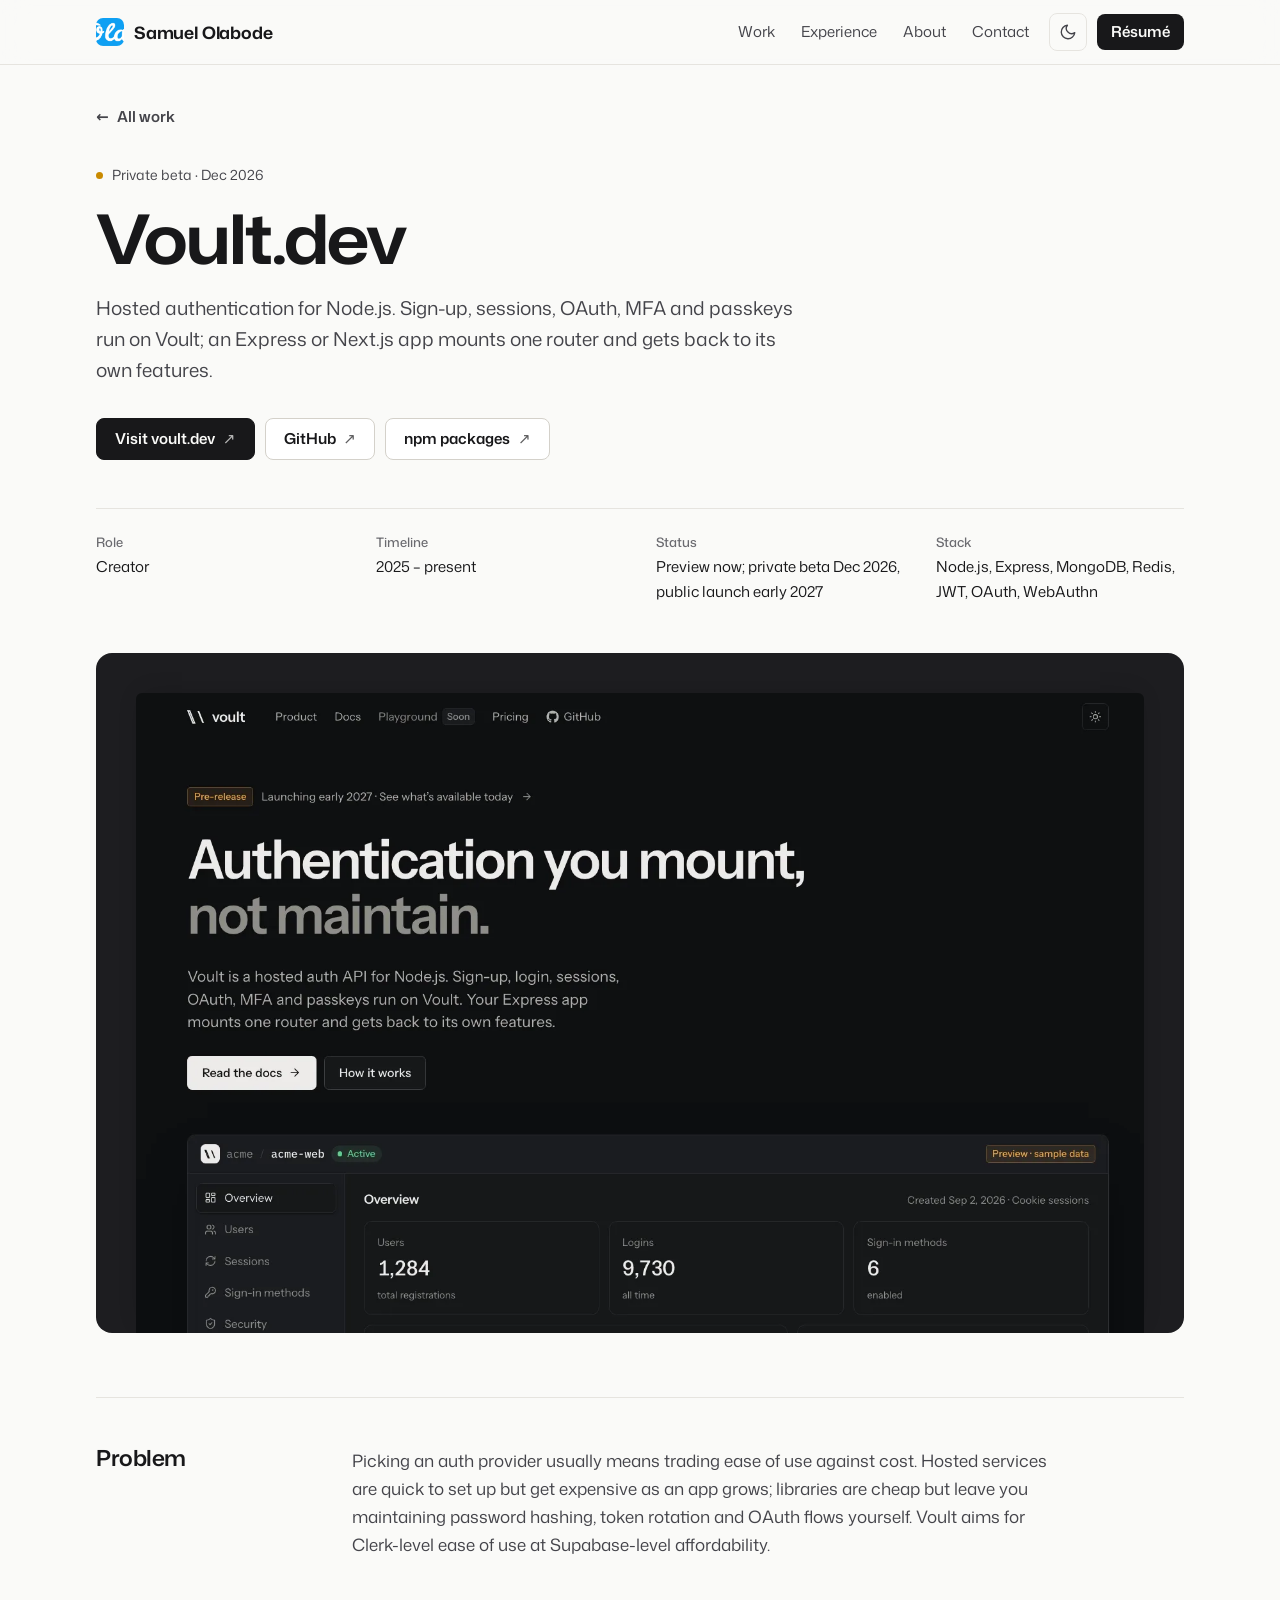
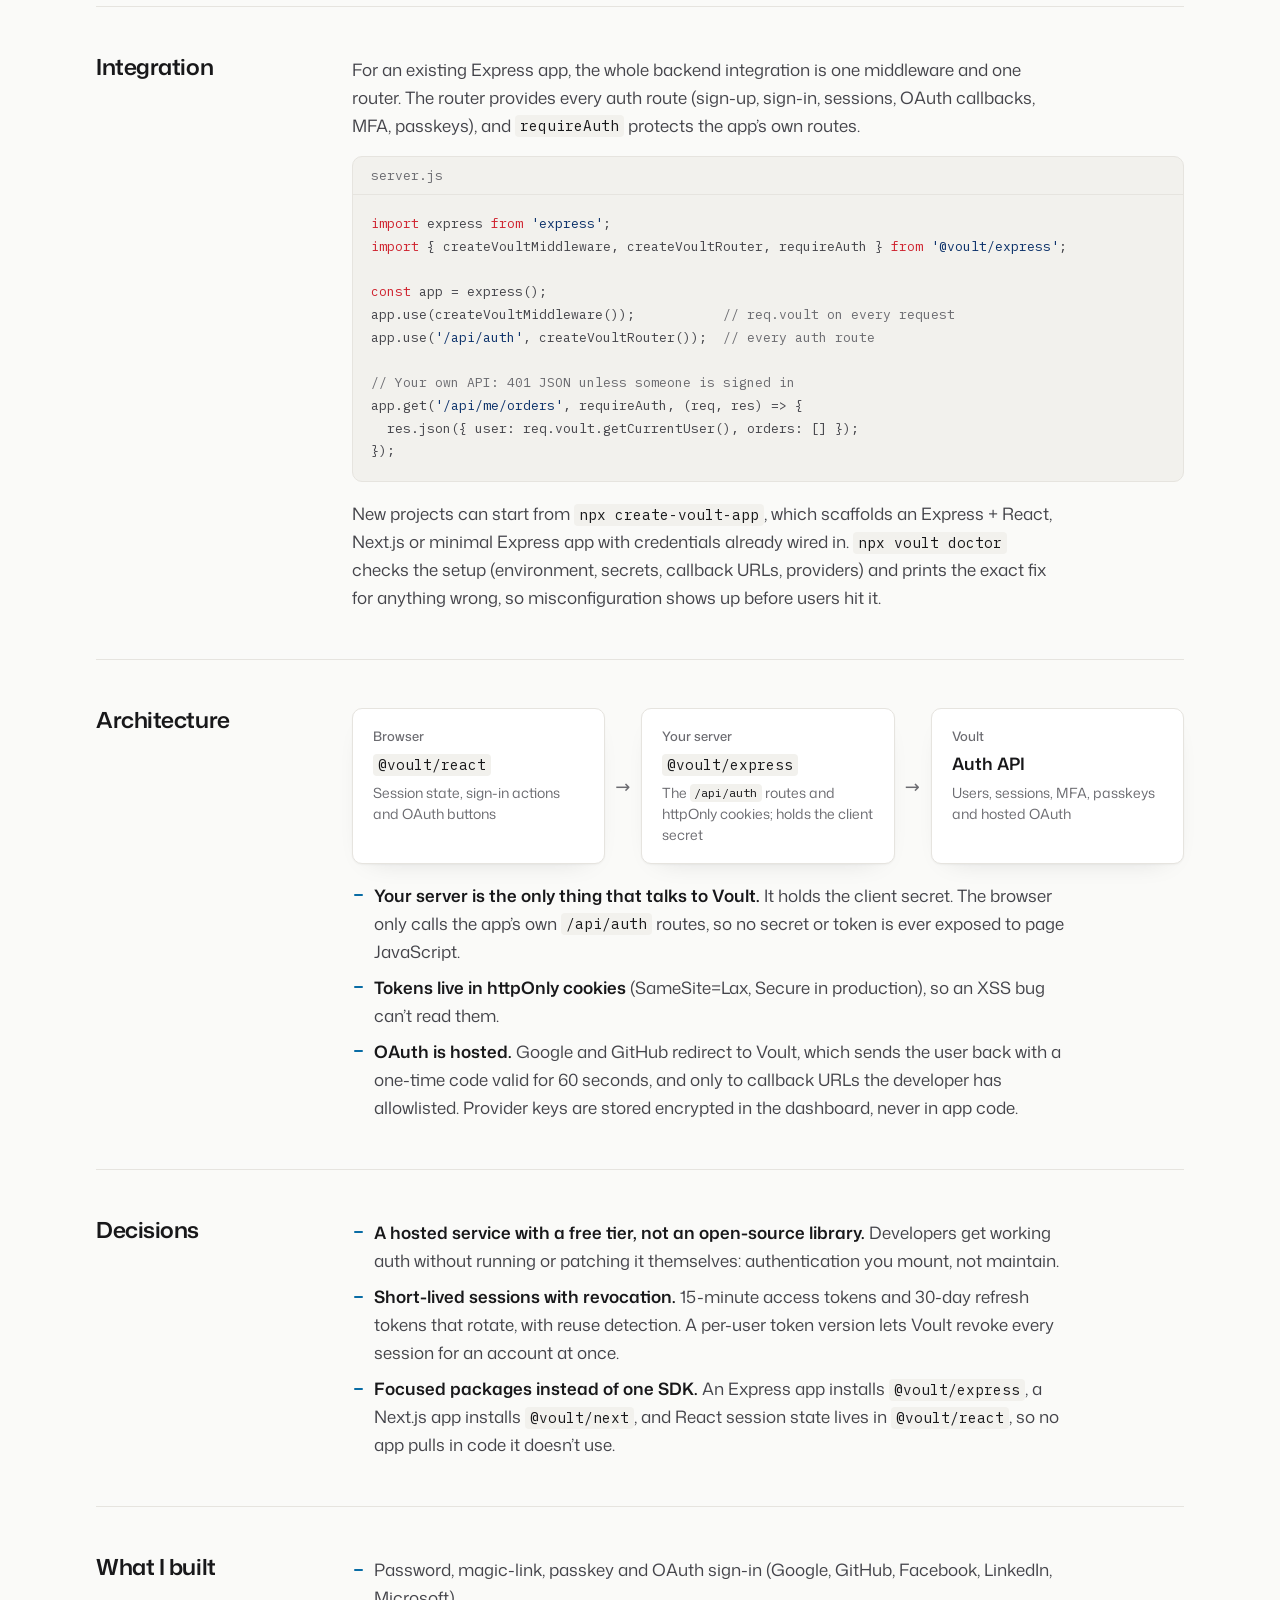
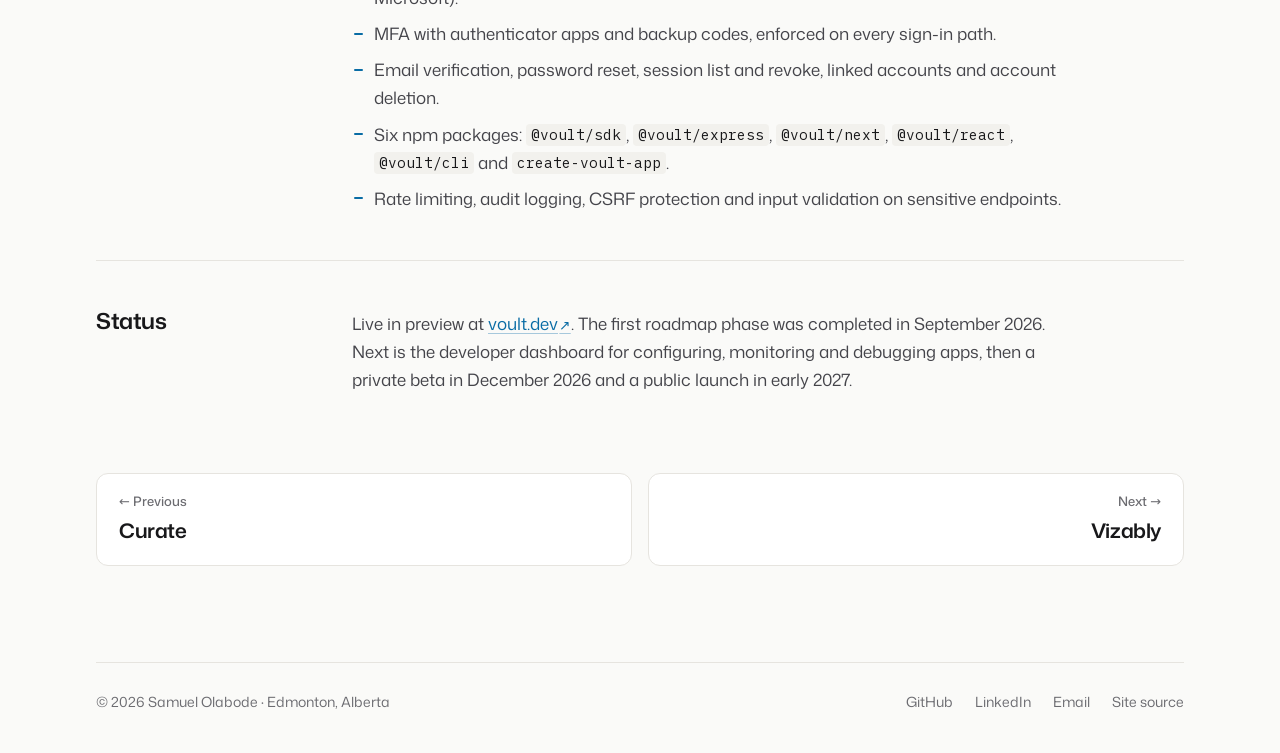
<file: projects/voult/index.html>
<!DOCTYPE html>
<html lang="en">
<head>
  <meta charset="utf-8">
  <meta name="viewport" content="width=device-width, initial-scale=1">
  <title>Voult.dev case study · Samuel Olabode</title>
  <meta name="description" content="Voult.dev: hosted authentication for Node.js with password, OAuth, magic-link and passkey sign-in, MFA, and six npm packages. Case study by Samuel Olabode.">
  <meta name="author" content="Samuel Olabode">
  <meta name="theme-color" content="#fafaf8" media="(prefers-color-scheme: light)">
  <meta name="theme-color" content="#0f0f10" media="(prefers-color-scheme: dark)">
  <meta name="color-scheme" content="light dark">
  <link rel="canonical" href="https://devolabode.github.io/projects/voult/">
  <link rel="icon" href="/favicon.png" type="image/png">
  <link rel="apple-touch-icon" href="/apple-touch-icon.png">

  <meta property="og:type" content="article">
  <meta property="og:title" content="Voult.dev case study · Samuel Olabode">
  <meta property="og:description" content="Hosted authentication for Node.js: sessions, OAuth, MFA and passkeys behind one Express router, plus six npm packages.">
  <meta property="og:url" content="https://devolabode.github.io/projects/voult/">
  <meta property="og:site_name" content="Samuel Olabode">
  <meta property="og:image" content="https://devolabode.github.io/assets/og-voult.png">
  <meta property="og:image:width" content="1200">
  <meta property="og:image:height" content="630">
  <meta property="og:image:alt" content="Voult.dev case study by Samuel Olabode">
  <meta name="twitter:card" content="summary_large_image">
  <meta name="twitter:image" content="https://devolabode.github.io/assets/og-voult.png">

  <link rel="preload" href="/assets/fonts/mona-sans.woff2" as="font" type="font/woff2" crossorigin>
  <!-- Apply a saved theme choice before first paint; everything else is in site.js -->
  <script>try{var t=localStorage.getItem('theme');if(t==='light'||t==='dark')document.documentElement.dataset.theme=t}catch(e){}</script>
  <script src="/assets/site.js" defer></script>
  <link rel="stylesheet" href="/assets/site.css">
</head>
<body>

  <!-- Skip link, top bar (incl. theme toggle) and footer are repeated on every page (index.html, 404.html, projects/*/index.html). Keep them in sync. -->
  <a class="skip" href="#main">Skip to content</a>
  <header class="topbar">
    <nav class="wrap nav" aria-label="Main">
      <a class="brand" href="/"><img src="/favicon.png" width="28" height="28" alt="">Samuel Olabode</a>
      <ul>
        <li class="opt"><a href="/#projects">Work</a></li>
        <li class="opt"><a href="/#experience">Experience</a></li>
        <li class="opt"><a href="/#about">About</a></li>
        <li class="opt"><a href="/#contact">Contact</a></li>
        <li>
          <button class="theme-toggle" type="button" aria-label="Dark mode" aria-pressed="false" hidden>
            <svg class="moon" viewBox="0 0 24 24" aria-hidden="true"><path d="M21 12.79A9 9 0 1 1 11.21 3 7 7 0 0 0 21 12.79z"/></svg>
            <svg class="sun" viewBox="0 0 24 24" aria-hidden="true"><circle cx="12" cy="12" r="4.5"/><path d="M12 1.5v2M12 20.5v2M4.6 4.6l1.4 1.4M18 18l1.4 1.4M1.5 12h2M20.5 12h2M4.6 19.4L6 18M18 6l1.4-1.4"/></svg>
          </button>
        </li>
        <li><a class="nav-cta" href="/assets/resume.pdf" target="_blank" rel="noopener">Résumé</a></li>
      </ul>
    </nav>
  </header>

  <main id="main" class="wrap">
    <a class="back" href="/#projects"><span aria-hidden="true">←</span> All work</a>

    <header class="cs-head">
      <p class="status beta">Private beta · Dec 2026</p>
      <h1>Voult.dev</h1>
      <p class="lead">Hosted authentication for Node.js. Sign-up, sessions, OAuth, MFA and passkeys run on Voult; an Express or Next.js app mounts one router and gets back to its own features.</p>
      <div class="actions">
        <a class="btn btn-primary" href="https://voult.dev" target="_blank" rel="noopener">Visit voult.dev <span class="arr" aria-hidden="true">↗</span></a>
        <a class="btn" href="https://github.com/voult-dev/voult" target="_blank" rel="noopener">GitHub <span class="arr" aria-hidden="true">↗</span></a>
        <a class="btn" href="https://www.npmjs.com/org/voult" target="_blank" rel="noopener">npm packages <span class="arr" aria-hidden="true">↗</span></a>
      </div>
    </header>

    <dl class="facts">
      <div><dt class="eyebrow">Role</dt><dd>Creator</dd></div>
      <div><dt class="eyebrow">Timeline</dt><dd>2025 – present</dd></div>
      <div><dt class="eyebrow">Status</dt><dd>Preview now; private beta Dec 2026, public launch early 2027</dd></div>
      <div><dt class="eyebrow">Stack</dt><dd>Node.js, Express, MongoDB, Redis, JWT, OAuth, WebAuthn</dd></div>
    </dl>

    <figure class="shot cs-shot tint-voult">
      <img src="/assets/voult.webp" alt="Voult.dev landing page reading 'Authentication you mount, not maintain.' above a preview of the developer dashboard" width="1600" height="1000" fetchpriority="high">
    </figure>

    <div class="cs-body">
      <section class="row" aria-labelledby="problem-h">
        <h2 id="problem-h">Problem</h2>
        <div class="prose">
          <p>Picking an auth provider usually means trading ease of use against cost. Hosted services are quick to set up but get expensive as an app grows; libraries are cheap but leave you maintaining password hashing, token rotation and OAuth flows yourself. Voult aims for Clerk-level ease of use at Supabase-level affordability.</p>
        </div>
      </section>

      <section class="row" aria-labelledby="integration-h">
        <h2 id="integration-h">Integration</h2>
        <div class="prose">
          <p>For an existing Express app, the whole backend integration is one middleware and one router. The router provides every auth route (sign-up, sign-in, sessions, OAuth callbacks, MFA, passkeys), and <code>requireAuth</code> protects the app’s own routes.</p>
          <figure class="code-fig">
            <figcaption>server.js</figcaption>
<pre><code><span class="k">import</span> express <span class="k">from</span> <span class="s">'express'</span>;
<span class="k">import</span> { createVoultMiddleware, createVoultRouter, requireAuth } <span class="k">from</span> <span class="s">'@voult/express'</span>;

<span class="k">const</span> app = express();
app.use(createVoultMiddleware());           <span class="c">// req.voult on every request</span>
app.use(<span class="s">'/api/auth'</span>, createVoultRouter());  <span class="c">// every auth route</span>

<span class="c">// Your own API: 401 JSON unless someone is signed in</span>
app.get(<span class="s">'/api/me/orders'</span>, requireAuth, (req, res) =&gt; {
  res.json({ user: req.voult.getCurrentUser(), orders: [] });
});</code></pre>
          </figure>
          <p>New projects can start from <code>npx create-voult-app</code>, which scaffolds an Express + React, Next.js or minimal Express app with credentials already wired in. <code>npx voult doctor</code> checks the setup (environment, secrets, callback URLs, providers) and prints the exact fix for anything wrong, so misconfiguration shows up before users hit it.</p>
        </div>
      </section>

      <section class="row" aria-labelledby="arch-h">
        <h2 id="arch-h">Architecture</h2>
        <div class="prose">
          <ol class="flow h" aria-label="How a request flows through Voult">
            <li><span class="eyebrow">Browser</span><b><code>@voult/react</code></b><span class="d">Session state, sign-in actions and OAuth buttons</span></li>
            <li><span class="eyebrow">Your server</span><b><code>@voult/express</code></b><span class="d">The <code>/api/auth</code> routes and httpOnly cookies; holds the client secret</span></li>
            <li><span class="eyebrow">Voult</span><b>Auth API</b><span class="d">Users, sessions, MFA, passkeys and hosted OAuth</span></li>
          </ol>
          <ul class="points">
            <li><strong>Your server is the only thing that talks to Voult.</strong> It holds the client secret. The browser only calls the app’s own <code>/api/auth</code> routes, so no secret or token is ever exposed to page JavaScript.</li>
            <li><strong>Tokens live in httpOnly cookies</strong> (SameSite=Lax, Secure in production), so an XSS bug can’t read them.</li>
            <li><strong>OAuth is hosted.</strong> Google and GitHub redirect to Voult, which sends the user back with a one-time code valid for 60 seconds, and only to callback URLs the developer has allowlisted. Provider keys are stored encrypted in the dashboard, never in app code.</li>
          </ul>
        </div>
      </section>

      <section class="row" aria-labelledby="decisions-h">
        <h2 id="decisions-h">Decisions</h2>
        <div class="prose">
          <ul class="points">
            <li><strong>A hosted service with a free tier, not an open-source library.</strong> Developers get working auth without running or patching it themselves: authentication you mount, not maintain.</li>
            <li><strong>Short-lived sessions with revocation.</strong> 15-minute access tokens and 30-day refresh tokens that rotate, with reuse detection. A per-user token version lets Voult revoke every session for an account at once.</li>
            <li><strong>Focused packages instead of one SDK.</strong> An Express app installs <code>@voult/express</code>, a Next.js app installs <code>@voult/next</code>, and React session state lives in <code>@voult/react</code>, so no app pulls in code it doesn’t use.</li>
          </ul>
        </div>
      </section>

      <section class="row" aria-labelledby="built-h">
        <h2 id="built-h">What I built</h2>
        <div class="prose">
          <ul class="points">
            <li>Password, magic-link, passkey and OAuth sign-in (Google, GitHub, Facebook, LinkedIn, Microsoft).</li>
            <li>MFA with authenticator apps and backup codes, enforced on every sign-in path.</li>
            <li>Email verification, password reset, session list and revoke, linked accounts and account deletion.</li>
            <li>Six npm packages: <code>@voult/sdk</code>, <code>@voult/express</code>, <code>@voult/next</code>, <code>@voult/react</code>, <code>@voult/cli</code> and <code>create-voult-app</code>.</li>
            <li>Rate limiting, audit logging, CSRF protection and input validation on sensitive endpoints.</li>
          </ul>
        </div>
      </section>

      <section class="row" aria-labelledby="status-h">
        <h2 id="status-h">Status</h2>
        <div class="prose">
          <p>Live in preview at <a href="https://voult.dev" target="_blank" rel="noopener">voult.dev</a>. The first roadmap phase was completed in September 2026. Next is the developer dashboard for configuring, monitoring and debugging apps, then a private beta in December 2026 and a public launch in early 2027.</p>
        </div>
      </section>
    </div>

    <nav class="pager" aria-label="More projects">
      <a href="/projects/curate/"><span class="eyebrow">← Previous</span>Curate</a>
      <a class="next" href="/projects/vizably/"><span class="eyebrow">Next →</span>Vizably</a>
    </nav>
  </main>

  <footer class="wrap footer">
    <span>© 2026 Samuel Olabode · Edmonton, Alberta</span>
    <ul>
      <li><a href="https://github.com/DevOlabode" target="_blank" rel="noopener">GitHub</a></li>
      <li><a href="https://www.linkedin.com/in/samuelolabode/" target="_blank" rel="noopener">LinkedIn</a></li>
      <li><a href="mailto:solabode223@gmail.com">Email</a></li>
      <li><a href="https://github.com/DevOlabode/devolabode.github.io" target="_blank" rel="noopener">Site source</a></li>
    </ul>
  </footer>

</body>
</html>
</file>
<file: assets/site.css>
/* Mona Sans (GitHub, OFL) is a variable subset: weight 400–700, width 100–112.5%.
   Display headings use the wider cut; body text uses the normal width. */
@font-face { font-family: "Mona Sans"; font-weight: 400 700; font-stretch: 100% 112.5%; font-display: swap; src: url(fonts/mona-sans.woff2) format("woff2"); }
@font-face { font-family: "Plex Mono"; font-weight: 400; font-display: swap; src: url(fonts/plex-mono-400.woff2) format("woff2"); }

:root {
  --bg: #fafaf8;
  --surface: #ffffff;
  --sunk: #f2f1ed;
  --line: #e6e4df;
  --line-2: #d4d1ca;
  --text: #18181a;
  --text-2: #44444a;
  --muted: #6b6b70;
  --accent: #096ca5;
  --accent-soft: #e8f5fc;
  --amber: #c98a00;
  --kw: #cf222e;
  --str: #0a3069;
  --live: #1f9d55;
  --shadow: 0 1px 2px rgb(24 24 26 / .04), 0 10px 28px -20px rgb(24 24 26 / .22);
  --shadow-lg: 0 1px 2px rgb(24 24 26 / .05), 0 22px 44px -26px rgb(24 24 26 / .32);
  --shot-shadow: 0 -4px 24px -8px rgb(0 0 0 / .2);
  --ease: cubic-bezier(.2, .7, .2, 1);
  --tint-voult: #1d1d20;
  --tint-vizably: #dfe7fb;
  --tint-curate: #f0e4d5;
  --sans: "Mona Sans", system-ui, -apple-system, "Segoe UI", sans-serif;
  --mono: "Plex Mono", ui-monospace, SFMono-Regular, Menlo, Consolas, monospace;
  --max: 72rem;
  --gutter: 20px;
  color-scheme: light dark;
}
/* Dark tokens appear twice: for the system setting, and for the theme toggle. Keep the two copies identical. */
@media (prefers-color-scheme: dark) {
  :root:not([data-theme="light"]) {
    --bg: #0f0f10;
    --surface: #161618;
    --sunk: #1c1c1f;
    --line: #29292d;
    --line-2: #3b3b40;
    --text: #f2f2f0;
    --text-2: #c2c2c5;
    --muted: #94949a;
    --accent: #38b0f5;
    --accent-soft: #102937;
    --amber: #f1c21b;
    --kw: #ff7b72;
    --str: #a5d6ff;
    --live: #6fcf9a;
    --shadow: 0 1px 2px rgb(0 0 0 / .4), 0 14px 32px -22px rgb(0 0 0 / .8);
    --shadow-lg: 0 1px 2px rgb(0 0 0 / .4), 0 26px 52px -28px rgb(0 0 0 / .9);
    --shot-shadow: 0 -4px 28px -8px rgb(0 0 0 / .7);
    --tint-voult: #222226;
    --tint-vizably: #18213a;
    --tint-curate: #2a2219;
  }
}
:root[data-theme="dark"] {
  --bg: #0f0f10;
  --surface: #161618;
  --sunk: #1c1c1f;
  --line: #29292d;
  --line-2: #3b3b40;
  --text: #f2f2f0;
  --text-2: #c2c2c5;
  --muted: #94949a;
  --accent: #38b0f5;
  --accent-soft: #102937;
  --amber: #f1c21b;
  --kw: #ff7b72;
  --str: #a5d6ff;
  --live: #6fcf9a;
  --shadow: 0 1px 2px rgb(0 0 0 / .4), 0 14px 32px -22px rgb(0 0 0 / .8);
  --shadow-lg: 0 1px 2px rgb(0 0 0 / .4), 0 26px 52px -28px rgb(0 0 0 / .9);
  --shot-shadow: 0 -4px 28px -8px rgb(0 0 0 / .7);
  --tint-voult: #222226;
  --tint-vizably: #18213a;
  --tint-curate: #2a2219;
  color-scheme: dark;
}
:root[data-theme="light"] { color-scheme: light; }

*, *::before, *::after { box-sizing: border-box; }
[hidden] { display: none !important; }
html { -webkit-text-size-adjust: 100%; scroll-behavior: smooth; scroll-padding-top: 84px; }
body {
  margin: 0;
  background: var(--bg);
  color: var(--text-2);
  font: 400 1.0625rem/1.65 var(--sans);
  font-synthesis: none;
  -webkit-font-smoothing: antialiased;
}
h1, h2, h3 { margin: 0; color: var(--text); font-weight: 600; font-stretch: 106%; line-height: 1.12; letter-spacing: -.02em; text-wrap: balance; }
/* Display headings: the wide, heavy cut */
h1, .sec-head h2, .cta h2 { font-weight: 650; font-stretch: 112.5%; letter-spacing: -.03em; }
p, dl, dd, figure, pre { margin: 0; }
p { text-wrap: pretty; }
img { display: block; max-width: 100%; }
strong { font-weight: 600; color: var(--text); }
code { padding: .1em .35em; border-radius: 4px; background: var(--sunk); font: .85em var(--mono); color: var(--text); }
time, .when, .metrics b { font-variant-numeric: tabular-nums; }
::selection { background: var(--accent); color: var(--bg); }
:focus-visible { outline: 2px solid var(--accent); outline-offset: 3px; border-radius: 4px; }

a {
  color: var(--accent);
  text-decoration: underline 1px;
  text-decoration-color: color-mix(in srgb, currentColor 35%, transparent);
  text-underline-offset: 3px;
  transition: color .15s, text-decoration-color .15s, background-color .15s, border-color .15s;
}
a:hover { text-decoration-color: currentColor; }
.prose a[target="_blank"]::after, .xp a[target="_blank"]::after, .facts a[target="_blank"]::after { content: "↗" / ""; margin-left: .1em; font-size: .8em; }

.sr-only { position: absolute; width: 1px; height: 1px; padding: 0; margin: -1px; overflow: hidden; clip: rect(0 0 0 0); white-space: nowrap; border: 0; }
.skip {
  position: absolute; left: 16px; top: -100px; z-index: 20;
  padding: 8px 14px; border-radius: 8px;
  background: var(--text); color: var(--bg); font-weight: 600; text-decoration: none;
}
.skip:focus { top: 12px; }
.muted { color: var(--muted); }
.wrap { max-width: var(--max); margin-inline: auto; padding-inline: var(--gutter); }
.eyebrow { font: 500 .8125rem/1.4 var(--sans); color: var(--muted); }

/* ---------- Top bar ---------- */
.topbar {
  position: sticky; top: 0; z-index: 10;
  background: var(--bg);
  background: color-mix(in srgb, var(--bg) 86%, transparent);
  -webkit-backdrop-filter: saturate(1.4) blur(14px);
  backdrop-filter: saturate(1.4) blur(14px);
  border-bottom: 1px solid var(--line);
}
.nav { display: flex; align-items: center; justify-content: space-between; gap: 16px; height: 64px; }
.brand { display: inline-flex; align-items: center; gap: 10px; font-weight: 650; font-stretch: 106%; letter-spacing: -.01em; color: var(--text); text-decoration: none; white-space: nowrap; }
.brand img { border-radius: 7px; }
.nav ul { display: flex; align-items: center; gap: 2px; margin: 0; padding: 0; list-style: none; font-size: .9375rem; }
.nav ul a { display: block; padding: 6px 12px; border-radius: 6px; color: var(--text-2); text-decoration: none; }
.nav ul a:hover { color: var(--text); background: var(--sunk); }
.nav ul a.is-active { color: var(--text); background: var(--sunk); }
.nav .opt { display: none; }
.theme-toggle {
  display: grid; place-items: center; width: 38px; height: 38px; margin-left: 6px; padding: 0;
  color: var(--text-2); background: none; border: 1px solid var(--line); border-radius: 8px; cursor: pointer;
  transition: color .15s, border-color .15s, background-color .15s;
}
.theme-toggle:hover { color: var(--text); border-color: var(--line-2); background: var(--sunk); }
.theme-toggle svg { width: 18px; height: 18px; fill: none; stroke: currentColor; stroke-width: 1.8; stroke-linecap: round; stroke-linejoin: round; animation: spin-in .5s var(--ease); }
.theme-toggle .sun { display: none; }
:root[data-theme="dark"] .theme-toggle .sun { display: block; }
:root[data-theme="dark"] .theme-toggle .moon { display: none; }
@media (prefers-color-scheme: dark) {
  :root:not([data-theme="light"]) .theme-toggle .sun { display: block; }
  :root:not([data-theme="light"]) .theme-toggle .moon { display: none; }
}
@keyframes spin-in { from { opacity: 0; transform: rotate(-90deg) scale(.6); } }
.nav .nav-cta { margin-left: 8px; padding-inline: 14px; border-radius: 8px; background: var(--text); color: var(--bg); font-weight: 600; }
.nav .nav-cta:hover { background: var(--text-2); color: var(--bg); }

/* ---------- Buttons, status ---------- */
.actions { display: flex; flex-wrap: wrap; gap: 10px; margin-top: 32px; }
.btn {
  display: inline-flex; align-items: center; gap: 8px;
  min-height: 42px; padding: 0 18px;
  font: 600 .9375rem var(--sans); color: var(--text); text-decoration: none;
  background: var(--surface); border: 1px solid var(--line-2); border-radius: 8px;
  cursor: pointer;
}
.btn:hover { border-color: var(--text-2); }
.btn-primary { background: var(--text); border-color: var(--text); color: var(--bg); }
.btn-primary:hover { background: var(--text-2); border-color: var(--text-2); }
.btn .arr { font-weight: 400; opacity: .7; }
.btn:active { transform: translateY(1px); }
a > span[aria-hidden="true"] { display: inline-block; transition: transform .25s var(--ease); }
a:hover > span[aria-hidden="true"] { transform: translateX(3px); }
.back:hover > span[aria-hidden="true"] { transform: translateX(-3px); }

/* Status line with a pulsing dot */
.status { --dot: var(--live); display: inline-flex; align-items: center; gap: 9px; font-size: .875rem; line-height: 1.4; color: var(--text-2); }
.status.beta { --dot: var(--amber); }
.status::before { content: ""; flex: none; width: 7px; height: 7px; border-radius: 50%; background: var(--dot); animation: pulse 2.4s ease-out infinite; }
@keyframes pulse {
  0% { box-shadow: 0 0 0 0 color-mix(in srgb, var(--dot) 55%, transparent); }
  70%, 100% { box-shadow: 0 0 0 7px color-mix(in srgb, var(--dot) 0%, transparent); }
}

/* Bulleted lists with a short accent dash */
.points { display: grid; gap: 8px; margin: 0; padding: 0; list-style: none; }
.points li { position: relative; padding-left: 22px; }
.points li::before { content: ""; position: absolute; left: 2px; top: .8em; width: 9px; height: 2px; border-radius: 2px; background: var(--accent); }

/* Inline tech list: Node.js · Express · ... */
.stack { display: flex; flex-wrap: wrap; margin: 0; padding: 0; list-style: none; font-size: .8125rem; line-height: 1.7; color: var(--muted); }
.stack li:not(:last-child)::after { content: "·" / ""; margin-inline: .5em; }

/* ---------- Sections ---------- */
.section { padding-top: 96px; }
.sec-head { max-width: 40rem; margin-bottom: 40px; }
.sec-head h2 { font-size: clamp(1.875rem, 1.3rem + 1.7vw, 2.5rem); }
.sec-head p { margin-top: 12px; font-size: 1.0625rem; color: var(--muted); }

/* ---------- Hero ---------- */
.hero { display: grid; gap: 48px; padding-top: 56px; }
.hero h1 { margin-top: 24px; font-size: clamp(2.375rem, 4.4vw + .5rem, 4.25rem); line-height: 1; }
.hero .role { margin-top: 16px; font-size: clamp(1.25rem, 1.05rem + .8vw, 1.625rem); font-weight: 500; line-height: 1.3; letter-spacing: -.01em; color: var(--text-2); }
.hero .lead { max-width: 34em; margin-top: 20px; font-size: 1.125rem; }

/* Highlights: a ruled 2×2 grid rather than a floating card */
.metrics { display: grid; grid-template-columns: repeat(2, minmax(0, 1fr)); margin: 0; padding: 0; list-style: none; border-top: 1px solid var(--line); }
.metrics li { padding: 20px 20px 22px 0; border-bottom: 1px solid var(--line); }
.metrics li:nth-child(even) { padding: 20px 0 22px 24px; border-left: 1px solid var(--line); }
.metrics b { display: block; font-size: 2.75rem; font-weight: 650; font-stretch: 112.5%; line-height: 1; letter-spacing: -.035em; color: var(--text); }
.metrics span { display: block; margin-top: 10px; font-size: .875rem; line-height: 1.45; color: var(--muted); }

/* ---------- Projects ---------- */
.work { display: grid; gap: 24px; }
.project {
  display: flex; flex-direction: column; padding: 8px;
  background: var(--surface); border: 1px solid var(--line); border-radius: 16px; box-shadow: var(--shadow);
  transition: transform .35s var(--ease), box-shadow .35s var(--ease);
}
.project:hover { transform: translateY(-4px); box-shadow: var(--shadow-lg); }
.shot {
  display: block; overflow: hidden; aspect-ratio: 16 / 10;
  padding: 22px 22px 0; border-radius: 10px;
  background: var(--tint, var(--sunk));
}
.shot img {
  width: 100%; height: 100%; object-fit: cover; object-position: top left;
  border-radius: 6px 6px 0 0; box-shadow: var(--shot-shadow);
  transition: transform .5s var(--ease);
}
.project:hover .shot img { transform: translateY(-6px); }
.tint-voult { --tint: var(--tint-voult); }
.tint-vizably { --tint: var(--tint-vizably); }
.tint-curate { --tint: var(--tint-curate); }
.project-body { display: flex; flex-direction: column; flex: 1; padding: 20px 14px 14px; }
.project-top { display: flex; flex-wrap: wrap; align-items: center; justify-content: space-between; gap: 8px 16px; }
.project h3 { font-size: 1.625rem; }
.project h3 a { color: var(--text); text-decoration: none; }
.project h3 a:hover { color: var(--accent); }
.project .role { margin-top: 4px; font-size: .875rem; color: var(--muted); }
.project .desc { margin-top: 14px; }
.project .points { margin-top: 16px; font-size: .9375rem; }
.project .stack { margin-top: 18px; }
.links { display: flex; flex-wrap: wrap; gap: 8px 22px; margin-top: auto; padding-top: 22px; font-size: .9375rem; font-weight: 600; }
.links a { color: var(--text); text-decoration: none; }
.links a:hover { color: var(--accent); }

.more { margin-top: 56px; }
.more-list { margin: 14px 0 0; padding: 0; list-style: none; }
.more-list li { display: grid; gap: 4px 32px; padding: 20px 0; border-top: 1px solid var(--line); }
.more-list li:last-child { border-bottom: 1px solid var(--line); }
.more-list .name { font-weight: 600; color: var(--text); }
.more-list .meta { display: block; font-size: .8125rem; color: var(--muted); }
.more-list p { font-size: .9375rem; }
.more-list a { font-size: .9375rem; font-weight: 600; color: var(--text); text-decoration: none; white-space: nowrap; }
.more-list a:hover { color: var(--accent); }

/* ---------- Experience ---------- */
.xp { margin: 0; padding: 0; list-style: none; }
.xp > li { display: grid; gap: 8px 48px; padding: 32px 0; border-top: 1px solid var(--line); }
.xp > li:last-child { border-bottom: 1px solid var(--line); }
.xp .when { font-size: .9375rem; color: var(--muted); }
.xp .kind { display: inline-block; margin-top: 4px; font-size: .8125rem; font-weight: 600; color: var(--accent); }
.xp h3 { font-size: 1.375rem; }
.xp .org { font-weight: 400; font-stretch: 100%; letter-spacing: -.01em; color: var(--muted); }
.xp p, .xp .points { max-width: 44em; margin-top: 12px; }

/* ---------- Skills ---------- */
.skills { display: grid; column-gap: 48px; margin: 0; }
.skills > div { padding: 20px 0; border-top: 1px solid var(--line); }
.skills dt { font-weight: 600; color: var(--text); }
.skills dd { margin-top: 4px; font-size: .9375rem; }

/* ---------- About / now ---------- */
.two { display: grid; gap: 40px; }
.prose > * + * { margin-top: 1em; }
.prose p { max-width: 38em; }
.prose.lg p { font-size: 1.1875rem; line-height: 1.7; }
.card { padding: 26px; background: var(--surface); border: 1px solid var(--line); border-radius: 16px; box-shadow: var(--shadow); }
.card-head { display: flex; flex-wrap: wrap; align-items: baseline; justify-content: space-between; gap: 4px 12px; margin-bottom: 18px; }
.card-head h3 { font-size: 1.25rem; }
.card-head span { font-size: .8125rem; color: var(--muted); }
.now { display: grid; gap: 16px; margin: 0; padding: 0; list-style: none; font-size: .9375rem; }
.now b { display: block; font-weight: 600; color: var(--text); }

/* ---------- Contact (inverted block) ---------- */
.cta {
  display: grid; gap: 40px; padding: 40px 24px;
  background: var(--text); border-radius: 20px;
  color: var(--bg);
  color: color-mix(in srgb, var(--bg) 75%, var(--text));
}
.cta h2 { color: var(--bg); font-size: clamp(2rem, 1.4rem + 2.2vw, 3.25rem); }
.cta > div > p { max-width: 30em; margin-top: 14px; font-size: 1.125rem; }
.email-row { display: flex; flex-wrap: wrap; align-items: center; gap: 12px 16px; margin-top: 28px; }
.email { font-size: clamp(1.375rem, 1rem + 1.8vw, 2.25rem); font-weight: 600; font-stretch: 106%; line-height: 1.15; letter-spacing: -.02em; color: var(--bg); overflow-wrap: anywhere; }
.cta .btn { background: transparent; color: var(--bg); border-color: color-mix(in srgb, var(--bg) 35%, transparent); min-height: 36px; padding: 0 14px; }
.cta .btn:hover { border-color: var(--bg); }
.cta-links { align-self: end; margin: 0; padding: 0; list-style: none; }
.cta-links a {
  display: flex; justify-content: space-between; gap: 16px;
  padding: 16px 0; border-bottom: 1px solid color-mix(in srgb, var(--bg) 22%, transparent);
  font-weight: 600; color: var(--bg); text-decoration: none;
}
.cta-links li:first-child a { border-top: 1px solid color-mix(in srgb, var(--bg) 22%, transparent); }
.cta-links a span { font-weight: 400; color: color-mix(in srgb, var(--bg) 65%, var(--text)); }
.cta-links a:hover span { color: var(--bg); }

/* ---------- Footer ---------- */
.footer {
  position: relative;
  display: flex; flex-wrap: wrap; justify-content: space-between; gap: 10px 24px;
  margin-top: 96px; padding-block: 28px 40px;
  font-size: .875rem; color: var(--muted);
}
.footer::before { content: ""; position: absolute; top: 0; left: var(--gutter); right: var(--gutter); border-top: 1px solid var(--line); }
.footer ul { display: flex; flex-wrap: wrap; gap: 6px 22px; margin: 0; padding: 0; list-style: none; }
.footer a { color: var(--muted); text-decoration: none; }
.footer a:hover { color: var(--text); }

/* ---------- Case study pages ---------- */
.back { display: inline-flex; gap: 8px; margin-top: 40px; font-size: .9375rem; font-weight: 600; color: var(--text-2); text-decoration: none; }
.back:hover { color: var(--text); }
.cs-head { padding-top: 28px; }
.cs-head h1 { margin-top: 18px; font-size: clamp(2.5rem, 1.6rem + 3.6vw, 4.25rem); line-height: 1; }
.cs-head .lead { max-width: 38em; margin-top: 20px; font-size: 1.1875rem; }

.facts {
  display: grid; grid-template-columns: repeat(2, minmax(0, 1fr)); gap: 24px 32px;
  margin-top: 48px; padding-top: 24px; border-top: 1px solid var(--line);
}
.facts dd { margin-top: 4px; font-size: .9375rem; color: var(--text); }

.cs-shot { margin-top: 48px; padding: 20px 20px 0; border-radius: 16px; }

.cs-body { margin-top: 64px; }
.row { display: grid; gap: 16px 48px; padding: 48px 0; border-top: 1px solid var(--line); }
.row h2 { font-size: 1.375rem; }
.row .prose { min-width: 0; }
.row .prose > * { max-width: 42em; }
.row .prose > .flow, .row .prose > .code-fig { max-width: none; }

.code-fig { overflow: hidden; background: var(--sunk); border: 1px solid var(--line); border-radius: 10px; }
.code-fig figcaption { padding: 10px 18px; border-bottom: 1px solid var(--line); font: .8125rem var(--mono); color: var(--muted); }
.code-fig pre { overflow-x: auto; padding: 18px; font: .8125rem/1.75 var(--mono); color: var(--text-2); tab-size: 2; }
.code-fig code { padding: 0; background: none; font-size: inherit; color: inherit; }
.code-fig .c { color: var(--muted); }
.code-fig .s { color: var(--str); }
.code-fig .k { color: var(--kw); }

/* Flow diagrams: a list of steps joined by arrows */
.flow { display: grid; gap: 36px; margin: 0; padding: 0; list-style: none; }
.flow li { position: relative; padding: 18px 20px; background: var(--surface); border: 1px solid var(--line); border-radius: 10px; box-shadow: var(--shadow); }
.flow li + li::before {
  content: "↓" / ""; position: absolute; left: 50%; top: -31px; transform: translateX(-50%);
  font: 1.125rem/26px var(--sans); color: var(--muted);
}
.flow b { display: block; font-weight: 600; color: var(--text); }
.flow .eyebrow { display: block; margin-bottom: 4px; }
.flow .d { display: block; margin-top: 4px; font-size: .875rem; line-height: 1.5; color: var(--muted); }
.flow.steps { gap: 28px; }
.flow.steps li + li::before { top: -27px; }

.pager { display: grid; grid-template-columns: 1fr 1fr; gap: 16px; margin-top: 32px; }
.pager a {
  display: block; padding: 18px 22px;
  background: var(--surface); border: 1px solid var(--line); border-radius: 12px;
  font-size: 1.25rem; font-weight: 600; font-stretch: 106%; letter-spacing: -.02em; color: var(--text); text-decoration: none;
}
.pager a:hover { border-color: var(--line-2); box-shadow: var(--shadow); }
.pager .eyebrow { display: block; margin-bottom: 4px; font-stretch: 100%; letter-spacing: 0; }
.pager .next { text-align: right; }

/* ---------- 404 ---------- */
.lost { min-height: 62vh; padding-top: 112px; }
.lost h1 { margin-top: 12px; font-size: clamp(2.25rem, 1.6rem + 3vw, 3.75rem); }
.lost p:not(.eyebrow) { max-width: 34em; margin-top: 16px; font-size: 1.125rem; }

/* ---------- Motion ---------- */
@keyframes rise { from { opacity: 0; transform: translateY(18px); } }

/* Entrance on page load: the hero and case-study header, staggered */
:is(.hero > div, .cs-head, .lost) > *, .hero .metrics, .back, .facts { animation: rise .8s var(--ease) backwards; }
:is(.hero > div, .cs-head, .lost) > :nth-child(2) { animation-delay: 70ms; }
:is(.hero > div, .cs-head, .lost) > :nth-child(3) { animation-delay: 140ms; }
:is(.hero > div, .cs-head, .lost) > :nth-child(4) { animation-delay: 210ms; }
:is(.hero > div, .cs-head, .lost) > :nth-child(5) { animation-delay: 280ms; }
.hero .metrics, .facts { animation-delay: 320ms; }

/* Scroll reveals: site.js adds .reveal to below-the-fold elements, then .in when they arrive */
.reveal:not(.in) { opacity: 0; }
.reveal.in { animation: rise .7s var(--ease) backwards; }

/* Page-to-page transitions: each project screenshot morphs into its case-study hero */
@media (prefers-reduced-motion: no-preference) {
  @view-transition { navigation: auto; }
}
::view-transition-group(*) { animation-duration: .5s; animation-timing-function: cubic-bezier(.2, .7, .2, 1); }
/* Fade the old page out before the new one comes in, so their text never overlaps */
::view-transition-old(root),
::view-transition-old(*):only-child { animation: fade-out .2s ease-in both; } /* screenshots with no partner on the new page */
::view-transition-new(root) { animation: fade-in .3s .12s ease-out both; }
@keyframes fade-out { to { opacity: 0; } }
@keyframes fade-in { from { opacity: 0; } }
.shot.tint-voult { view-transition-name: shot-voult; }
.shot.tint-vizably { view-transition-name: shot-vizably; }
.shot.tint-curate { view-transition-name: shot-curate; }

/* Theme switch: site.js animates a circular clip on the new snapshot */
.theme-switching .shot { view-transition-name: none; }
.theme-switching::view-transition-old(root),
.theme-switching::view-transition-new(root) { animation: none; mix-blend-mode: normal; }

/* ---------- Breakpoints ---------- */
@media (min-width: 640px) {
  :root { --gutter: 32px; }
  .section { padding-top: 128px; }
  .skills { grid-template-columns: repeat(2, minmax(0, 1fr)); }
  .cs-shot { padding: 40px 40px 0; }
  .cta { padding: 56px 48px; }
  .flow.steps li { display: grid; grid-template-columns: 11rem minmax(0, 1fr); column-gap: 20px; }
  .flow.steps .d { margin-top: 0; }
}

@media (min-width: 720px) {
  .nav .opt { display: block; }
}

@media (min-width: 880px) {
  .work { grid-template-columns: repeat(2, minmax(0, 1fr)); }
  .project.featured { grid-column: 1 / -1; display: grid; grid-template-columns: minmax(0, 7fr) minmax(0, 5fr); }
  .featured .shot { aspect-ratio: auto; min-height: 360px; padding: 36px 36px 0; }
  .featured .project-body { padding: 16px 18px 14px 30px; }
  .featured h3 { font-size: 2rem; }
  .more-list li { grid-template-columns: 15rem minmax(0, 1fr) auto; align-items: baseline; }
  .xp > li { grid-template-columns: 12rem minmax(0, 1fr); }
  .row { grid-template-columns: 13rem minmax(0, 1fr); }
  .flow.h { grid-auto-flow: column; grid-auto-columns: minmax(0, 1fr); }
  .flow.h li + li::before { content: "→" / ""; left: -27px; top: 50%; transform: translateY(-50%); }
}

@media (min-width: 960px) {
  .hero { grid-template-columns: minmax(0, 7fr) minmax(0, 5fr); align-items: end; gap: 64px; padding-top: 112px; }
  .skills { grid-template-columns: repeat(3, minmax(0, 1fr)); }
  .two { grid-template-columns: minmax(0, 7fr) minmax(0, 5fr); gap: 64px; align-items: start; }
  .facts { grid-template-columns: repeat(4, minmax(0, 1fr)); }
  .cta { grid-template-columns: minmax(0, 7fr) minmax(0, 5fr); gap: 64px; padding: 72px 64px; }
}

@media (prefers-reduced-motion: reduce) {
  html { scroll-behavior: auto; }
  *, *::before, *::after { animation: none !important; transition: none !important; }
}
</file>
